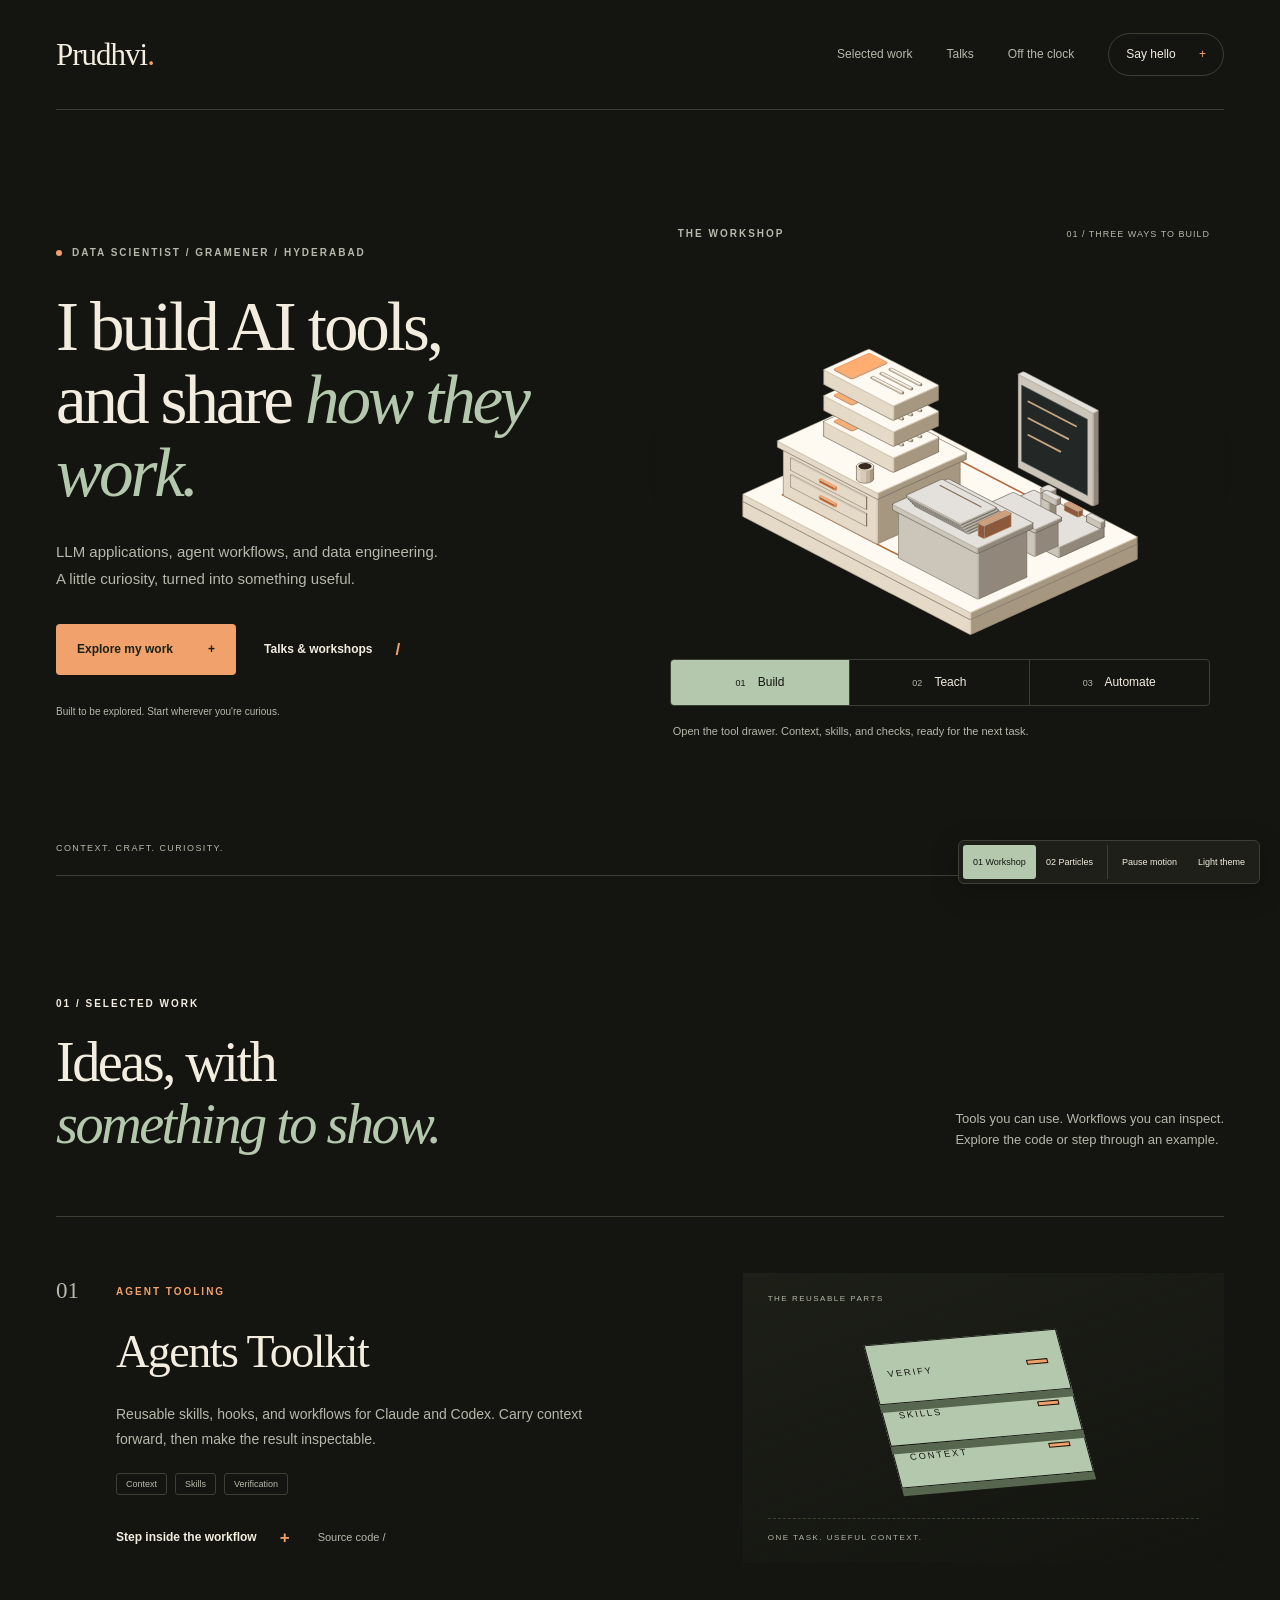
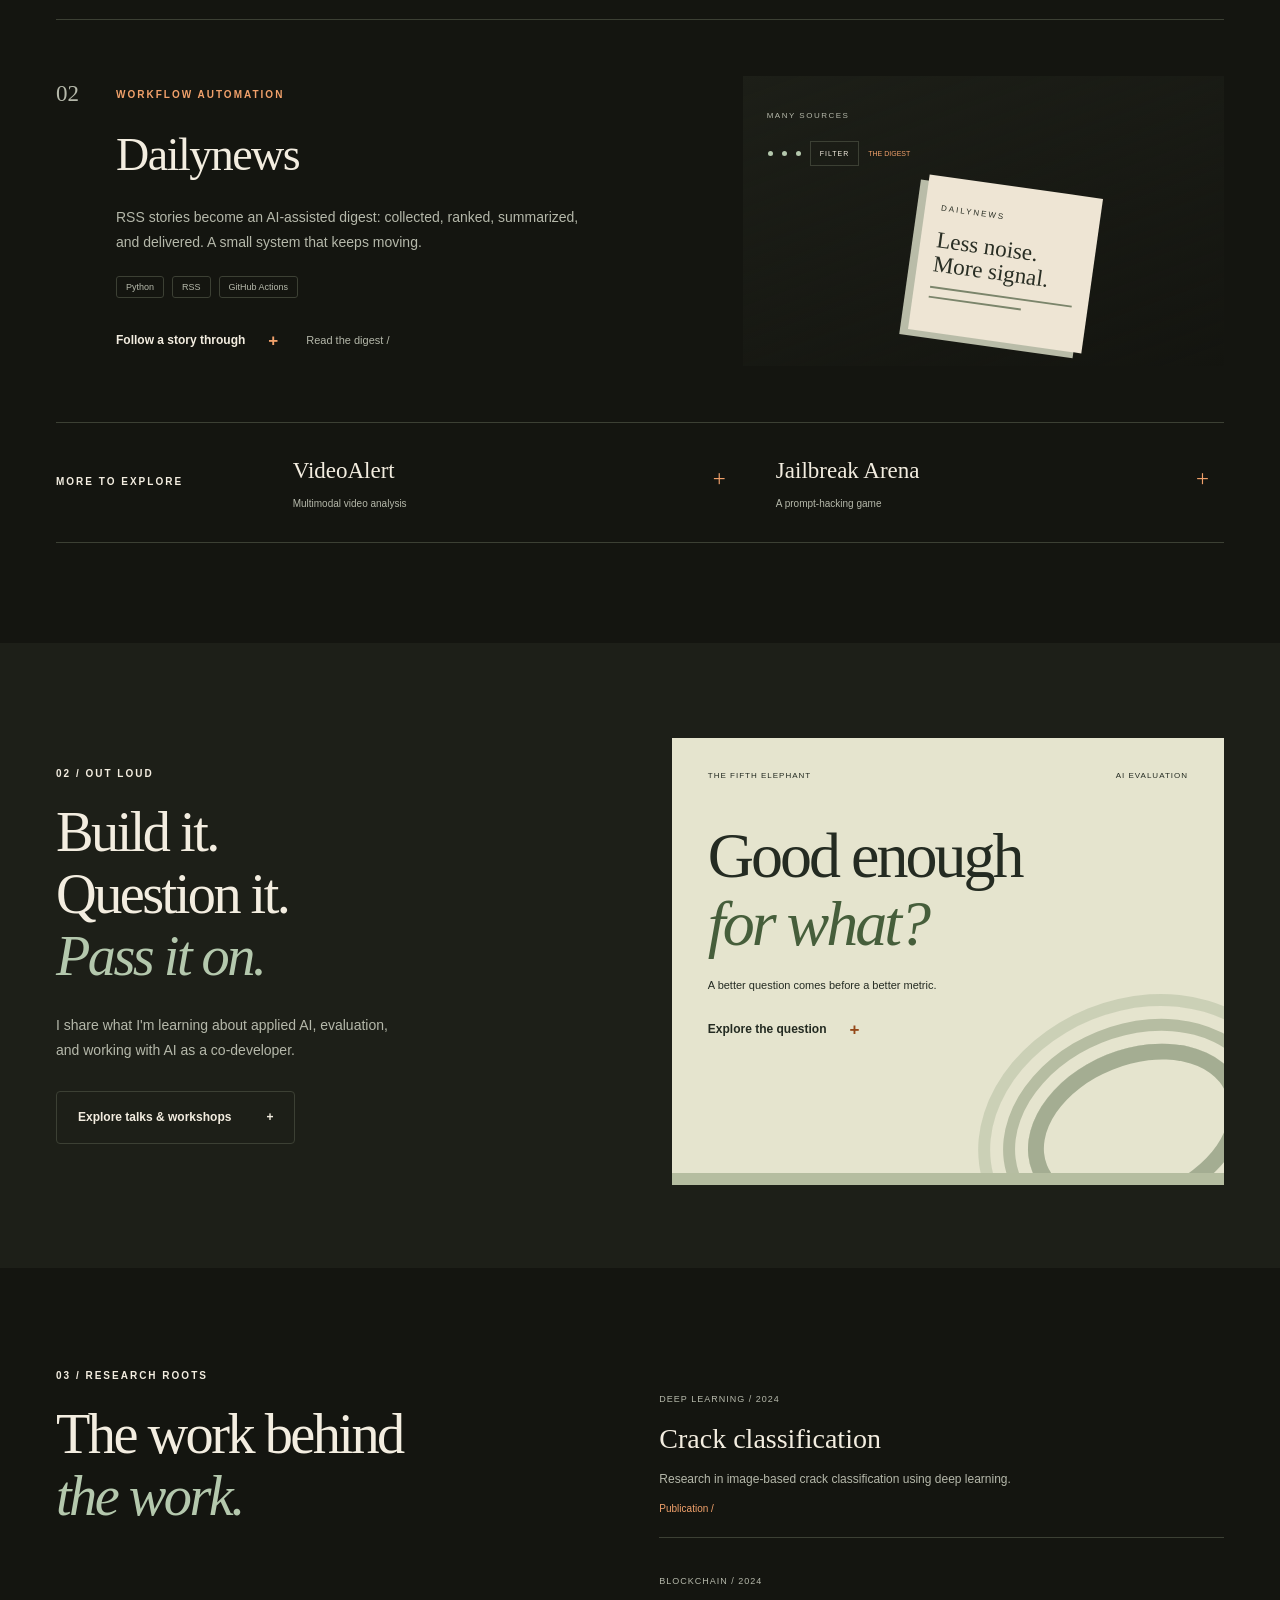
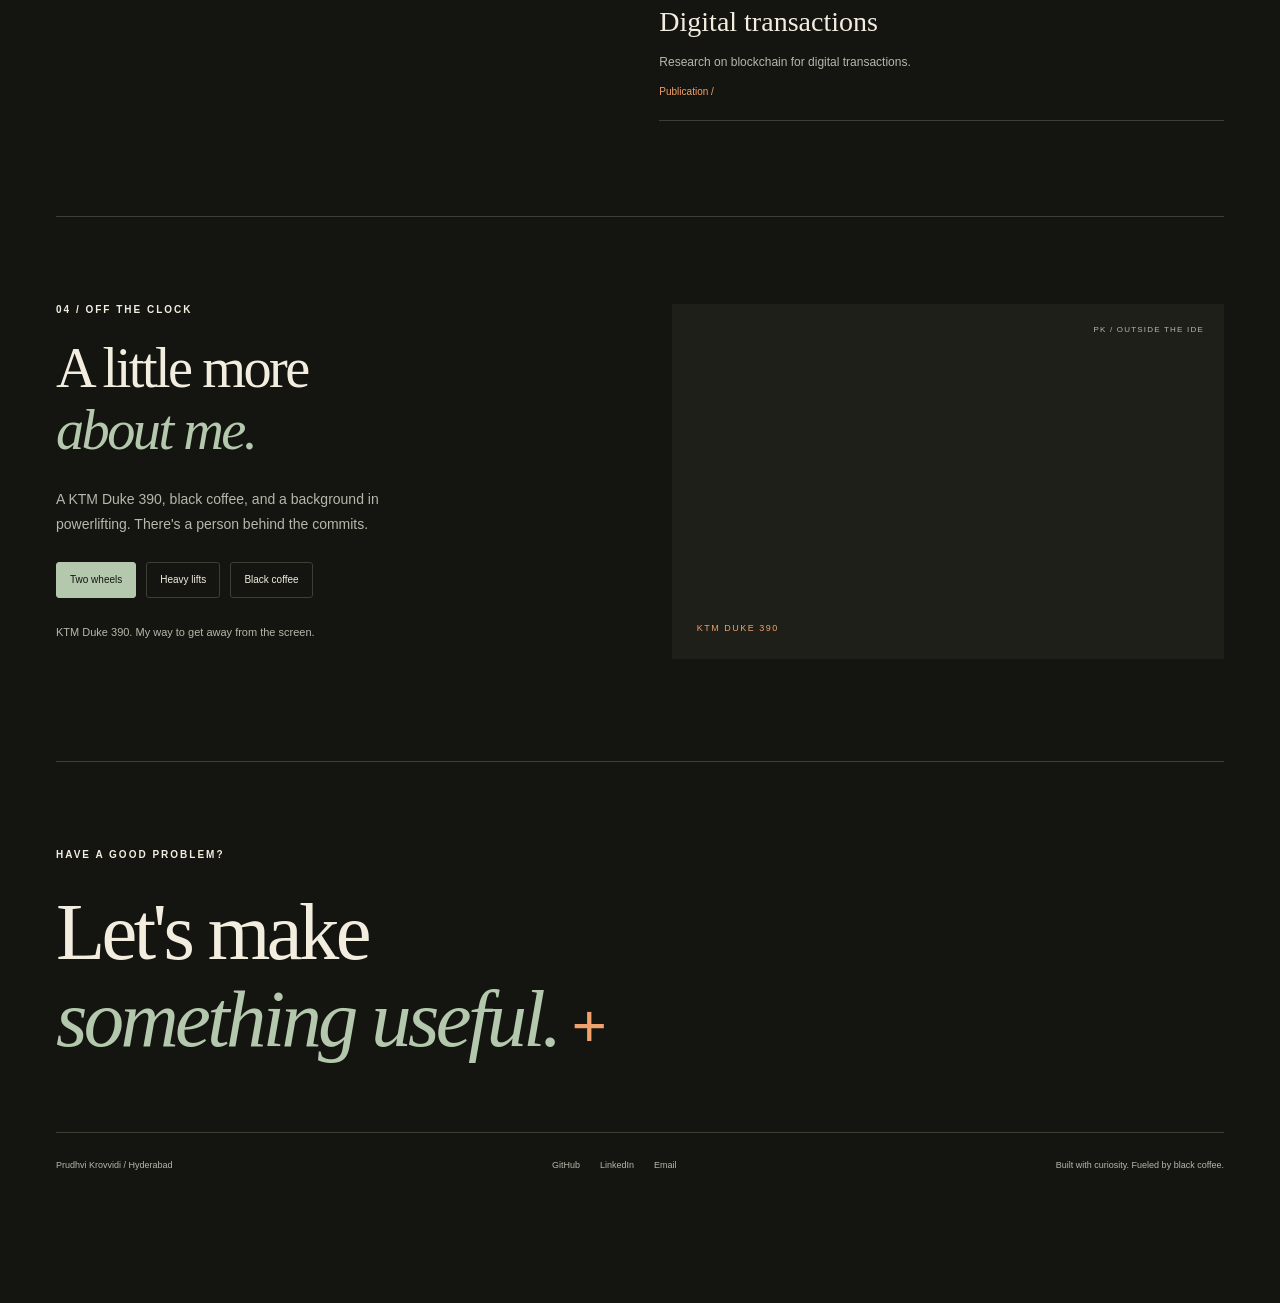
<file: index.html>
<!doctype html>
<html lang="en" data-theme="dark">
<head>
<meta charset="utf-8">
<meta name="viewport" content="width=device-width,initial-scale=1">
<meta name="description" content="Prudhvi Krovvidi builds AI tools and shares how they work. Explore agent workflows, talks, and automation.">
<meta http-equiv="Content-Security-Policy" content="default-src 'self'; script-src 'self'; style-src 'self' https://fonts.googleapis.com; font-src 'self' https://fonts.gstatic.com; img-src 'self' data:; object-src 'self'; connect-src 'self'; base-uri 'self'; form-action 'none'">
<title>Prudhvi Krovvidi - A place to build</title>
<link rel="preconnect" href="https://fonts.googleapis.com">
<link rel="preconnect" href="https://fonts.gstatic.com" crossorigin>
<link href="https://fonts.googleapis.com/css2?family=DM+Sans:wght@400;450;500;550;600;650;700&family=Fraunces:opsz,wght@9..144,400;9..144,500;9..144,600&display=swap" rel="stylesheet">
<link rel="stylesheet" href="style.css">
<script type="module" src="app.mjs"></script>
</head>
<body data-view="workshop" data-station="build">
<a class="skip" href="#work">Skip to selected work</a>
<header class="site-header shell">
  <a class="wordmark" href="#home" aria-label="Prudhvi Krovvidi, home">Prudhvi<span>.</span></a>
  <nav aria-label="Main navigation"><a href="#work">Selected work</a><a href="#talks">Talks</a><a href="#personal">Off the clock</a><a class="nav-contact" href="mailto:kprudhvi71@gmail.com">Say hello <span aria-hidden="true">+</span></a></nav>
</header>
<main>
<section id="home" class="hero shell" aria-labelledby="hero-title">
  <div class="hero-copy">
    <p class="eyebrow"><span class="status-dot" aria-hidden="true"></span> DATA SCIENTIST / GRAMENER / HYDERABAD</p>
    <h1 id="hero-title">I build AI tools,<br>and share <em>how they work.</em></h1>
    <p class="hero-description">LLM applications, agent workflows, and data engineering.<br class="wide-only"> A little curiosity, turned into something useful.</p>
    <div class="hero-actions"><a class="button solid" href="#work">Explore my work <span aria-hidden="true">+</span></a><a class="text-link" href="#talks">Talks &amp; workshops <span aria-hidden="true">/</span></a></div>
    <p class="hero-note">Built to be explored. Start wherever you're curious.</p>
  </div>
  <div class="workshop-stage">
    <div class="scene-heading"><span class="eyebrow">THE WORKSHOP</span><span class="edition">01 / THREE WAYS TO BUILD</span></div>
    <object id="workshop-object" data="workshop.svg" type="image/svg+xml" aria-label="Isometric workshop with agent tools, a presentation stage, and news publishing"><img src="workshop.svg" alt="An isometric workshop representing agent tools, talks, and news automation."></object>
    <div class="station-controls" role="group" aria-label="Explore workshop stations"><button data-station="build" aria-pressed="true"><span>01</span> Build</button><button data-station="teach" aria-pressed="false"><span>02</span> Teach</button><button data-station="automate" aria-pressed="false"><span>03</span> Automate</button></div>
    <p id="station-caption" class="station-caption" aria-live="polite">Open the tool drawer. Context, skills, and checks, ready for the next task.</p>
  </div>
  <div class="particle-stage" hidden>
    <canvas id="hero-cloud" aria-hidden="true"></canvas>
    <div class="cloud-controls" role="group" aria-label="Reshape the particle scene"><button data-station="build" aria-pressed="true">01 / Build</button><button data-station="teach" aria-pressed="false">02 / Teach</button><button data-station="automate" aria-pressed="false">03 / Automate</button></div>
    <p class="cloud-caption">Reusable parts: context, skills, and verification.</p>
  </div>
  <div class="hero-baseline"><span>CONTEXT. CRAFT. CURIOSITY.</span><a href="#work">SCROLL TO EXPLORE <span aria-hidden="true">+</span></a></div>
</section>
<section id="work" class="work-section shell" aria-labelledby="work-title">
  <div class="section-heading"><div><p class="eyebrow">01 / SELECTED WORK</p><h2 id="work-title">Ideas, with<br><em>something to show.</em></h2></div><p>Tools you can use. Workflows you can inspect.<br>Explore the code or step through an example.</p></div>
  <article class="project" data-project="toolkit">
    <div class="project-index">01</div><div class="project-copy"><p class="eyebrow">AGENT TOOLING</p><h3>Agents Toolkit</h3><p>Reusable skills, hooks, and workflows for Claude and Codex. Carry context forward, then make the result inspectable.</p><div class="tags"><span>Context</span><span>Skills</span><span>Verification</span></div><div class="project-links"><button class="text-link" data-open="toolkit">Step inside the workflow <span aria-hidden="true">+</span></button><a href="https://github.com/prudhvi1709/agents-toolkit" target="_blank" rel="noopener noreferrer">Source code /</a></div></div>
    <div class="mini-workbench" aria-hidden="true"><div class="mini-label">THE REUSABLE PARTS</div><div class="module-stack"><span>VERIFY <i></i></span><span>SKILLS <i></i></span><span>CONTEXT <i></i></span></div><div class="bench-line"></div><span class="mini-footer">ONE TASK. USEFUL CONTEXT.</span></div>
  </article>
  <article class="project" data-project="dailynews"><div class="project-index">02</div><div class="project-copy"><p class="eyebrow">WORKFLOW AUTOMATION</p><h3>Dailynews</h3><p>RSS stories become an AI-assisted digest: collected, ranked, summarized, and delivered. A small system that keeps moving.</p><div class="tags"><span>Python</span><span>RSS</span><span>GitHub Actions</span></div><div class="project-links"><button class="text-link" data-open="dailynews">Follow a story through <span aria-hidden="true">+</span></button><a href="https://prudhvi1709.github.io/dailynews/" target="_blank" rel="noopener noreferrer">Read the digest /</a></div></div><div class="news-machine" aria-hidden="true"><span class="feed-label">MANY SOURCES</span><div class="news-path"><i></i><i></i><i></i><b>FILTER</b><span>THE DIGEST</span></div><div class="news-sheet"><span>DAILYNEWS</span><strong>Less noise.<br>More signal.</strong><i></i><i></i></div></div></article>
  <div class="experiment-row"><span class="eyebrow">MORE TO EXPLORE</span><a href="https://github.com/prudhvi1709/videoalert" target="_blank" rel="noopener noreferrer">VideoAlert <small>Multimodal video analysis</small><span aria-hidden="true">+</span></a><a href="https://github.com/prudhvi1709/jailbreak" target="_blank" rel="noopener noreferrer">Jailbreak Arena <small>A prompt-hacking game</small><span aria-hidden="true">+</span></a></div>
</section>
<section id="talks" class="talks-section" aria-labelledby="talks-title"><div class="shell talks-layout"><div><p class="eyebrow">02 / OUT LOUD</p><h2 id="talks-title">Build it.<br>Question it.<br><em>Pass it on.</em></h2><p>I share what I'm learning about applied AI, evaluation, and working with AI as a co-developer.</p><a class="button outline" href="https://prudhvi1709.github.io/talks/" target="_blank" rel="noopener noreferrer">Explore talks &amp; workshops <span aria-hidden="true">+</span></a></div><div class="talk-feature"><div class="talk-meta"><span>THE FIFTH ELEPHANT</span><span>AI EVALUATION</span></div><h3>Good enough<br><em>for what?</em></h3><p>A better question comes before a better metric.</p><button class="text-link" data-open="talks">Explore the question <span aria-hidden="true">+</span></button><div class="audience" aria-hidden="true"></div></div></div></section>
<section class="research-section shell" aria-labelledby="research-title"><p class="eyebrow">03 / RESEARCH ROOTS</p><h2 id="research-title">The work behind<br><em>the work.</em></h2><div class="research-items"><a href="https://ieeexplore.ieee.org/document/10624942" target="_blank" rel="noopener noreferrer"><span>DEEP LEARNING / 2024</span><h3>Crack classification</h3><p>Research in image-based crack classification using deep learning.</p><b>Publication /</b></a><a href="https://ieeexplore.ieee.org/document/10467758" target="_blank" rel="noopener noreferrer"><span>BLOCKCHAIN / 2024</span><h3>Digital transactions</h3><p>Research on blockchain for digital transactions.</p><b>Publication /</b></a></div></section>
<section id="personal" class="personal-section shell" aria-labelledby="personal-title"><div class="personal-copy"><p class="eyebrow">04 / OFF THE CLOCK</p><h2 id="personal-title">A little more<br><em>about me.</em></h2><p>A KTM Duke 390, black coffee, and a background in powerlifting. There's a person behind the commits.</p><div class="personal-buttons" role="group" aria-label="Explore personal interests"><button data-interest="ride" aria-pressed="true">Two wheels</button><button data-interest="lift" aria-pressed="false">Heavy lifts</button><button data-interest="coffee" aria-pressed="false">Black coffee</button></div><p id="interest-caption" class="interest-caption" aria-live="polite">KTM Duke 390. My way to get away from the screen.</p></div><div class="personal-visual"><canvas id="personal-cloud" aria-hidden="true"></canvas><span id="personal-label">KTM DUKE 390</span><span class="personal-corner" aria-hidden="true">PK / OUTSIDE THE IDE</span></div></section>
<footer id="contact" class="site-footer shell"><p class="eyebrow">HAVE A GOOD PROBLEM?</p><h2>Let's make<br><a href="mailto:kprudhvi71@gmail.com"><em>something useful.</em><span aria-hidden="true"> +</span></a></h2><div class="footer-bottom"><span>Prudhvi Krovvidi / Hyderabad</span><div><a href="https://github.com/prudhvi1709" target="_blank" rel="noopener noreferrer">GitHub</a><a href="https://www.linkedin.com/in/prudhvi-krovvidi/" target="_blank" rel="noopener noreferrer">LinkedIn</a><a href="mailto:kprudhvi71@gmail.com">Email</a></div><span>Built with curiosity. Fueled by black coffee.</span></div></footer>
</main>
<aside class="review-controls" aria-label="Preview preferences"><div class="direction-switch" role="group" aria-label="Compare homepage directions"><a href="?view=workshop" data-view="workshop" aria-current="page">01 Workshop</a><a href="?view=particles" data-view="particles">02 Particles</a></div><button id="motion-toggle" type="button" aria-pressed="false">Pause motion</button><button id="theme-toggle" type="button" aria-label="Switch to light theme">Light theme</button></aside>
<dialog id="project-dialog" aria-labelledby="dialog-title"><button class="dialog-close" aria-label="Close project walkthrough">Close /</button><p class="eyebrow" id="dialog-kicker">ILLUSTRATIVE WALKTHROUGH</p><h2 id="dialog-title">Inside the workflow</h2><p id="dialog-intro"></p><div class="step-tabs" role="group" aria-label="Walkthrough stages"></div><div class="step-content"><span id="step-number"></span><h3 id="step-title"></h3><p id="step-body"></p><pre><code id="step-example"></code></pre></div><div class="dialog-bottom"><span>Sample content, not a live model run.</span><a id="dialog-source" target="_blank" rel="noopener noreferrer">Explore the actual project /</a></div></dialog>
</body>
</html>
</file>
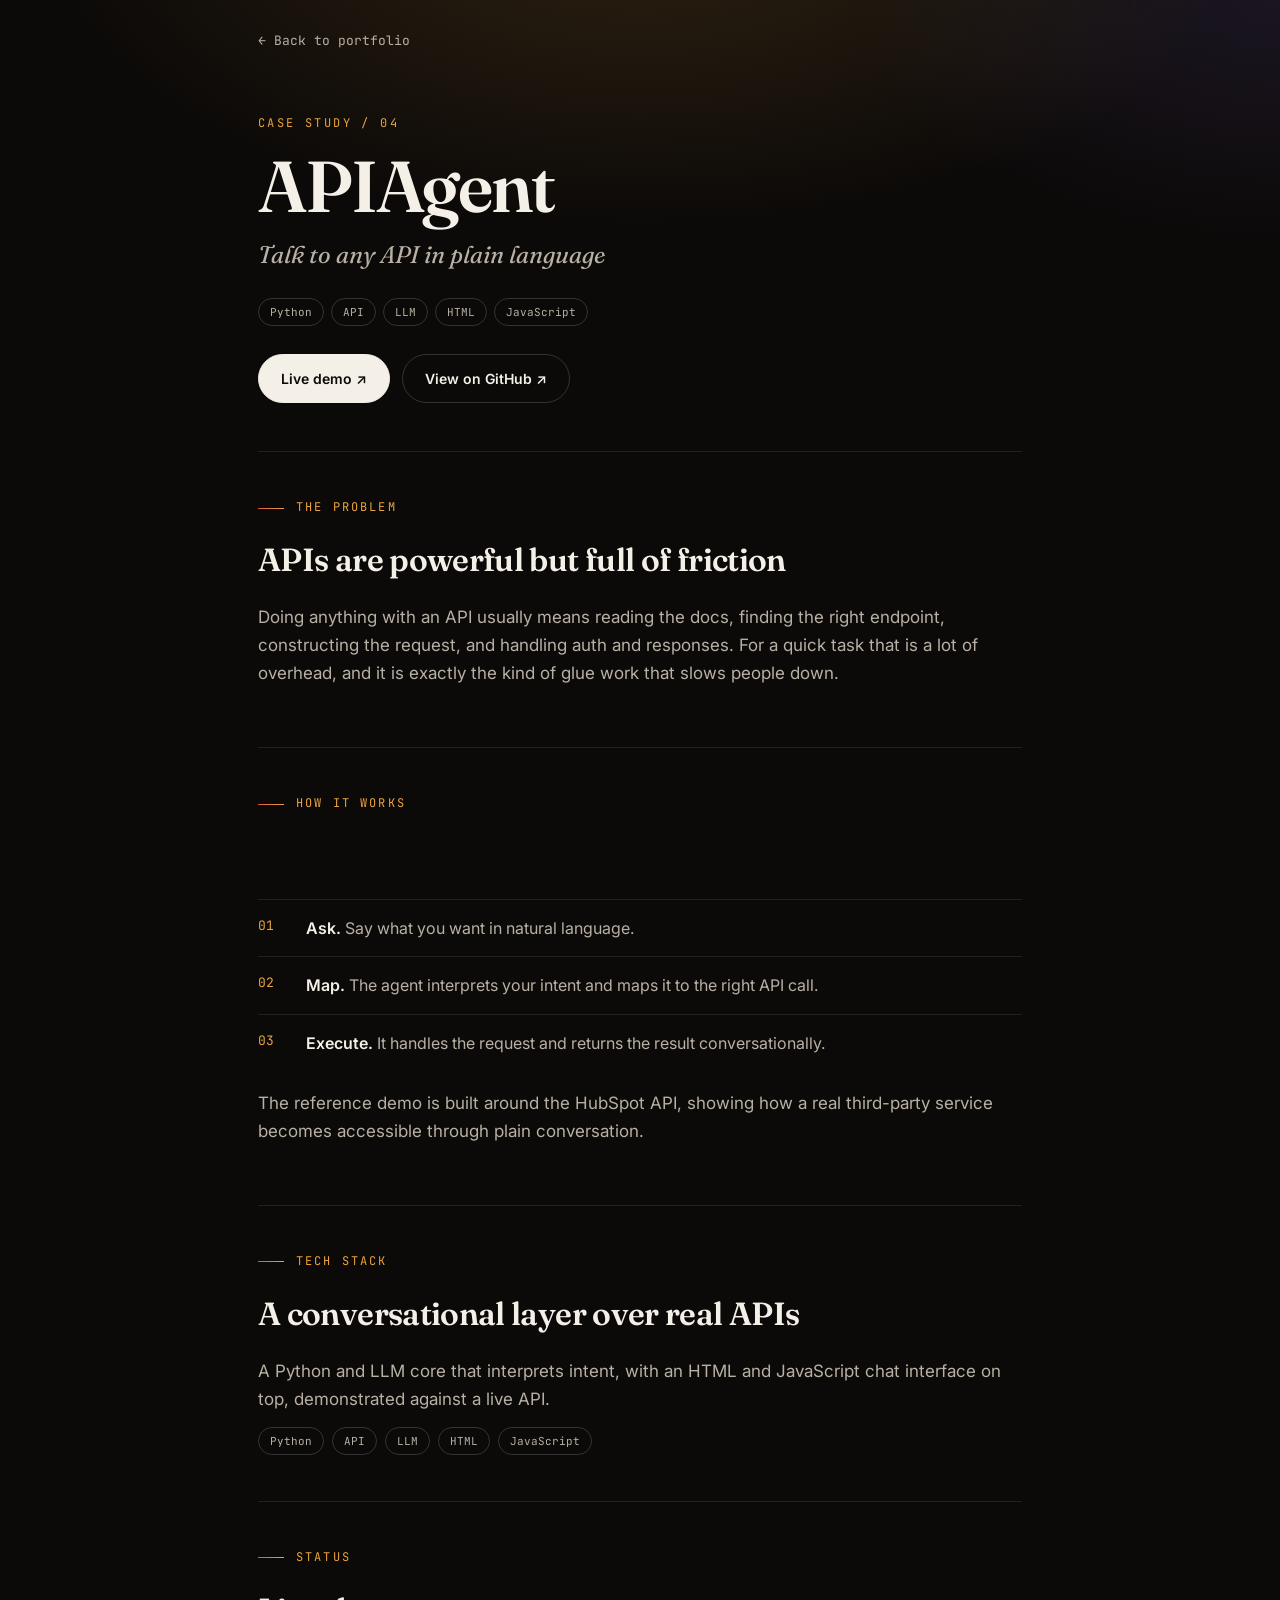
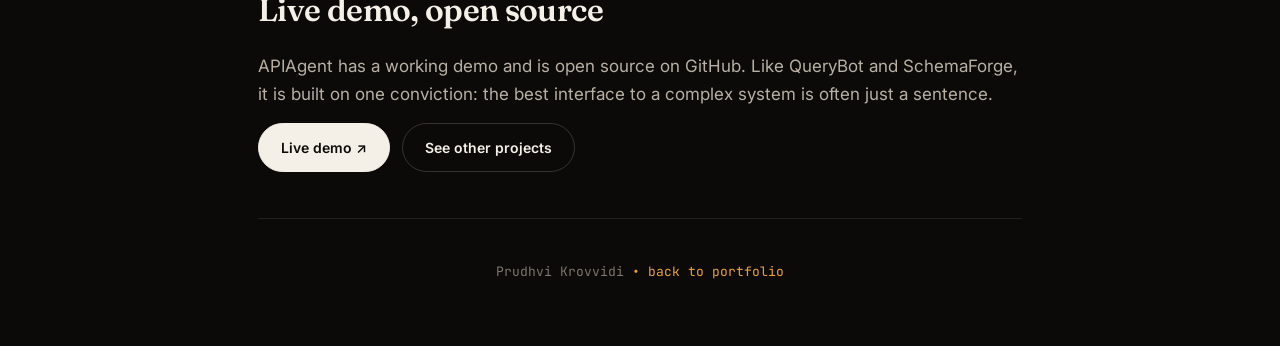
<file: apiagent.html>
<!DOCTYPE html>
<html lang="en">
<head>
<meta charset="UTF-8">
<meta name="viewport" content="width=device-width, initial-scale=1.0">
<title>APIAgent | Prudhvi Krovvidi</title>
<meta name="description" content="APIAgent: a conversational interface for APIs. Describe what you want in natural language and it handles the call.">
<link rel="preconnect" href="https://fonts.googleapis.com">
<link rel="preconnect" href="https://fonts.gstatic.com" crossorigin>
<link href="https://fonts.googleapis.com/css2?family=Fraunces:ital,opsz,wght@0,9..144,500;0,9..144,600;1,9..144,500&family=Inter:wght@400;500;600&family=JetBrains+Mono:wght@400;500&display=swap" rel="stylesheet">
<style>
  :root{--bg:#0c0a09;--ink:#f4efe7;--ink-soft:#b8b0a4;--ink-faint:#7d766c;--amber:#e8a33d;--crimson:#e0563b;--violet:#8b6bd1;--line:rgba(244,239,231,.10);--line-2:rgba(244,239,231,.18);--serif:'Fraunces',Georgia,serif;--sans:'Inter',system-ui,sans-serif;--mono:'JetBrains Mono',ui-monospace,monospace}
  *{box-sizing:border-box;margin:0;padding:0}
  body{background:var(--bg);color:var(--ink);font-family:var(--sans);line-height:1.65;-webkit-font-smoothing:antialiased}
  ::selection{background:var(--amber);color:#0c0a09}
  a{color:inherit;text-decoration:none}
  .wrap{max-width:820px;margin:0 auto;padding:0 28px}
  .bgwash{position:fixed;inset:0;z-index:0;pointer-events:none;background:radial-gradient(80% 60% at 50% -10%,rgba(232,163,61,.16),transparent 60%),radial-gradient(60% 50% at 100% 0%,rgba(139,107,209,.12),transparent 55%)}
  main{position:relative;z-index:1}
  .top{padding:26px 0}
  .back{font-family:var(--mono);font-size:13px;color:var(--ink-soft);display:inline-flex;gap:9px;align-items:center;transition:color .2s}
  .back:hover{color:var(--amber)}
  header.cs-hero{padding:36px 0 48px;border-bottom:1px solid var(--line)}
  .eyebrow{font-family:var(--mono);font-size:12px;letter-spacing:.2em;text-transform:uppercase;color:var(--amber);margin-bottom:18px}
  h1{font-family:var(--serif);font-weight:600;font-size:clamp(40px,8vw,72px);line-height:.95;letter-spacing:-.03em;margin-bottom:14px}
  .tagline{font-family:var(--serif);font-style:italic;font-size:clamp(18px,3vw,24px);color:var(--ink-soft);margin-bottom:24px}
  .tags{display:flex;flex-wrap:wrap;gap:7px;margin-bottom:28px}
  .tag{font-family:var(--mono);font-size:11px;color:var(--ink-soft);border:1px solid var(--line-2);padding:4px 11px;border-radius:30px}
  .actions{display:flex;flex-wrap:wrap;gap:12px}
  .btn{font-size:14px;font-weight:600;padding:12px 22px;border-radius:50px;border:1px solid var(--line-2);transition:background .25s,color .25s,border-color .25s,transform .2s;display:inline-flex;align-items:center;gap:7px}
  .btn:hover{transform:translateY(-2px)}
  .btn.primary{background:var(--ink);color:#0c0a09;border-color:var(--ink)}
  .btn.primary:hover{background:var(--amber);border-color:var(--amber)}
  .btn.ghost:hover{border-color:var(--ink)}
  section.blk{padding:46px 0;border-bottom:1px solid var(--line)}
  .blk .lbl{font-family:var(--mono);font-size:12px;letter-spacing:.18em;text-transform:uppercase;color:var(--amber);margin-bottom:16px;display:flex;align-items:center;gap:12px}
  .blk .lbl::before{content:"";width:26px;height:1px;background:linear-gradient(90deg,var(--crimson),var(--amber))}
  .blk h2{font-family:var(--serif);font-weight:600;font-size:clamp(24px,4vw,32px);letter-spacing:-.02em;margin-bottom:16px}
  .blk p{font-size:17px;color:var(--ink-soft);margin-bottom:14px}
  .steps{list-style:none;counter-reset:s;margin-top:6px}
  .steps li{counter-increment:s;position:relative;padding:15px 0 15px 48px;border-top:1px solid var(--line);font-size:16px;color:var(--ink-soft)}
  .steps li b{color:var(--ink);font-weight:600}
  .steps li::before{content:counter(s,decimal-leading-zero);position:absolute;left:0;top:15px;font-family:var(--mono);font-size:13px;color:var(--amber)}
  .stack{display:flex;flex-wrap:wrap;gap:8px;margin-top:4px}
  .foot{padding:42px 0 64px;text-align:center;font-family:var(--mono);font-size:13px;color:var(--ink-faint)}
  .foot a{color:var(--amber)}
  .reveal{opacity:0;transform:translateY(20px);transition:opacity .7s cubic-bezier(.2,.7,.2,1),transform .7s cubic-bezier(.2,.7,.2,1)}
  .reveal.in{opacity:1;transform:none}
  @media(prefers-reduced-motion:reduce){.reveal{opacity:1;transform:none}}
</style>
</head>
<body>
<div class="bgwash"></div>
<main>
  <div class="wrap">
    <div class="top"><a class="back" href="index.html">&#8592; Back to portfolio</a></div>
    <header class="cs-hero">
      <div class="eyebrow reveal">Case study / 04</div>
      <h1 class="reveal">APIAgent</h1>
      <div class="tagline reveal">Talk to any API in plain language</div>
      <div class="tags reveal"><span class="tag">Python</span><span class="tag">API</span><span class="tag">LLM</span><span class="tag">HTML</span><span class="tag">JavaScript</span></div>
      <div class="actions reveal">
        <a class="btn primary" href="https://prudhvi1709.github.io/hubspotapiagent/" target="_blank" rel="noopener">Live demo &#8599;</a>
        <a class="btn ghost" href="https://github.com/prudhvi1709/hubspotapiagent" target="_blank" rel="noopener">View on GitHub &#8599;</a>
      </div>
    </header>

    <section class="blk">
      <div class="lbl reveal">The problem</div>
      <h2 class="reveal">APIs are powerful but full of friction</h2>
      <p class="reveal">Doing anything with an API usually means reading the docs, finding the right endpoint, constructing the request, and handling auth and responses. For a quick task that is a lot of overhead, and it is exactly the kind of glue work that slows people down.</p>
    </section>

    <section class="blk">
      <div class="lbl reveal">How it works</div>
      <h2 class="reveal">Describe the outcome, not the request</h2>
      <ol class="steps">
        <li class="reveal"><b>Ask.</b> Say what you want in natural language.</li>
        <li class="reveal"><b>Map.</b> The agent interprets your intent and maps it to the right API call.</li>
        <li class="reveal"><b>Execute.</b> It handles the request and returns the result conversationally.</li>
      </ol>
      <p class="reveal" style="margin-top:18px">The reference demo is built around the HubSpot API, showing how a real third-party service becomes accessible through plain conversation.</p>
    </section>

    <section class="blk">
      <div class="lbl reveal">Tech stack</div>
      <h2 class="reveal">A conversational layer over real APIs</h2>
      <p class="reveal">A Python and LLM core that interprets intent, with an HTML and JavaScript chat interface on top, demonstrated against a live API.</p>
      <div class="stack reveal"><span class="tag">Python</span><span class="tag">API</span><span class="tag">LLM</span><span class="tag">HTML</span><span class="tag">JavaScript</span></div>
    </section>

    <section class="blk">
      <div class="lbl reveal">Status</div>
      <h2 class="reveal">Live demo, open source</h2>
      <p class="reveal">APIAgent has a working demo and is open source on GitHub. Like QueryBot and SchemaForge, it is built on one conviction: the best interface to a complex system is often just a sentence.</p>
      <div class="actions reveal" style="margin-top:8px">
        <a class="btn primary" href="https://prudhvi1709.github.io/hubspotapiagent/" target="_blank" rel="noopener">Live demo &#8599;</a>
        <a class="btn ghost" href="index.html#work">See other projects</a>
      </div>
    </section>

    <div class="foot">Prudhvi Krovvidi <a href="index.html">&#8226; back to portfolio</a></div>
  </div>
</main>
<script>
  var io=new IntersectionObserver(function(es){es.forEach(function(e){if(e.isIntersecting){e.target.classList.add('in');io.unobserve(e.target);}});},{threshold:.15,rootMargin:'0px 0px -6% 0px'});
  document.querySelectorAll('.reveal').forEach(function(el){io.observe(el);});
</script>
</body>
</html>
</file>
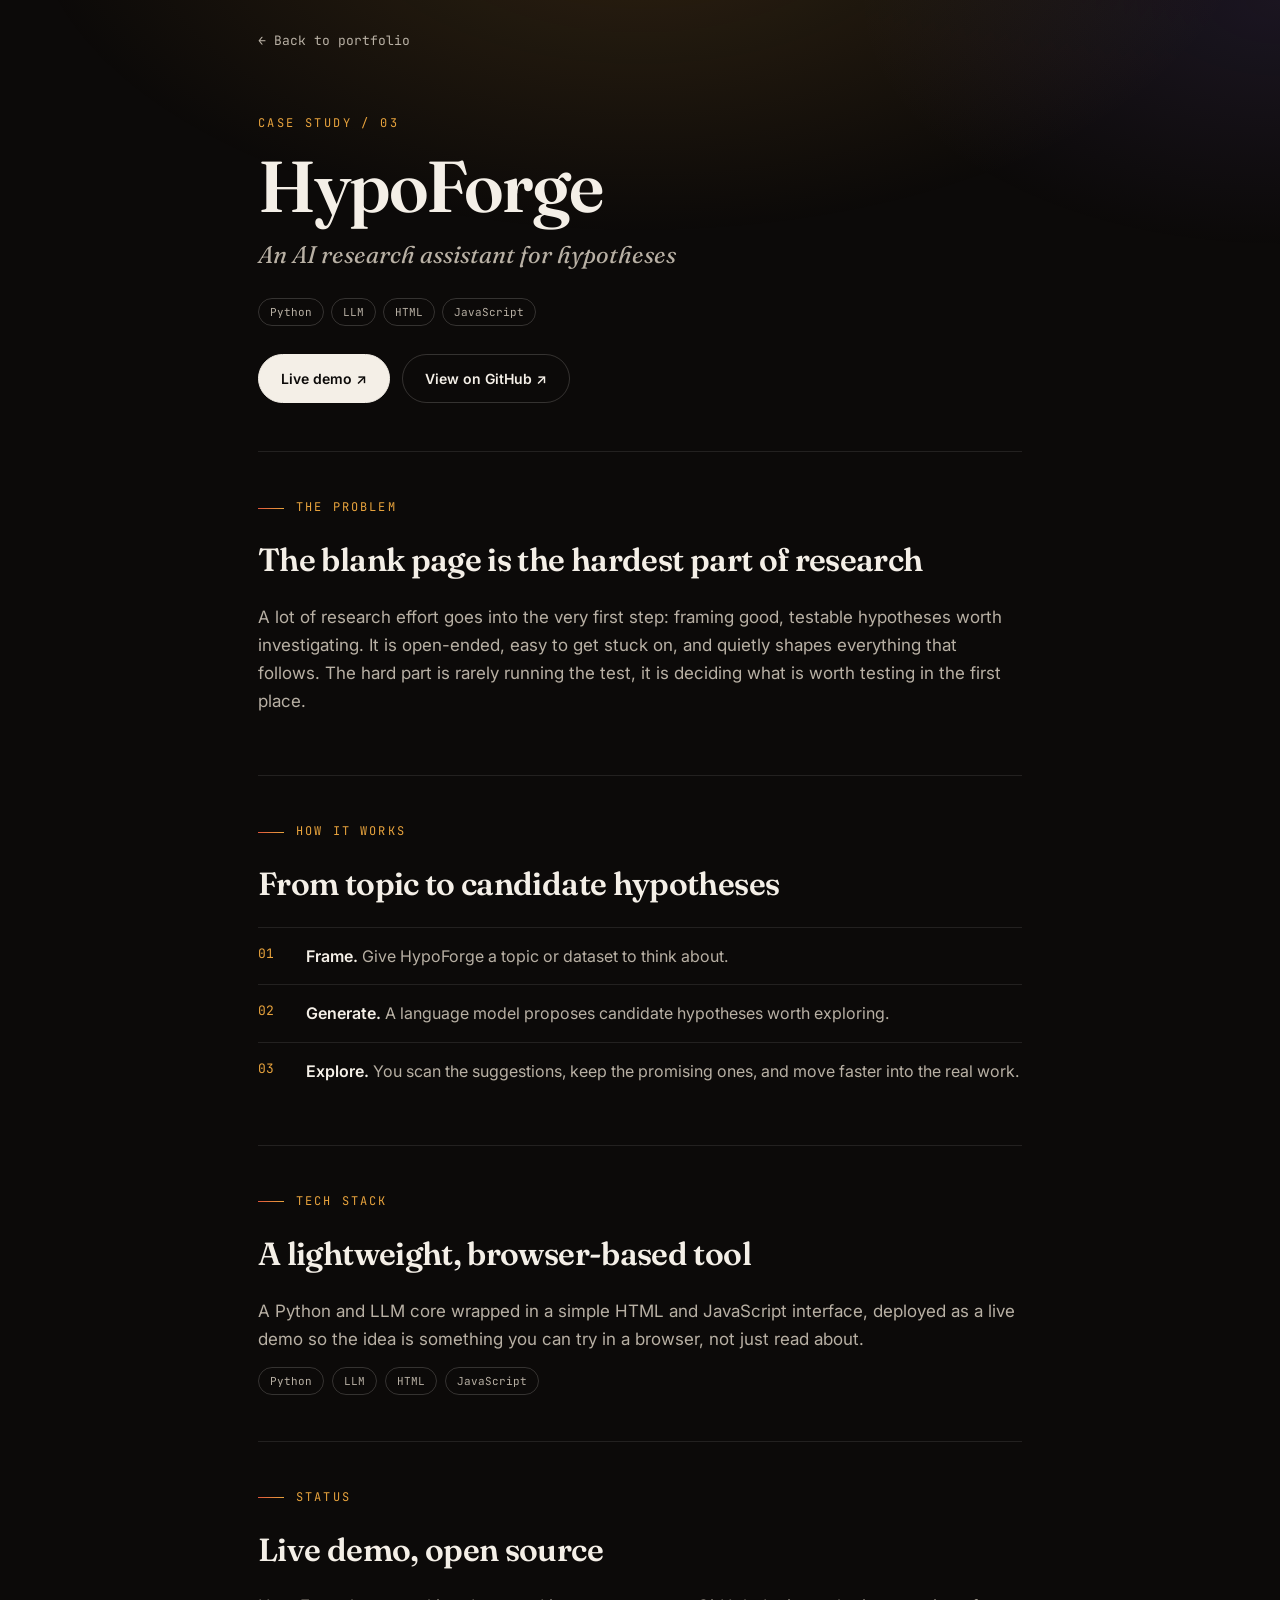
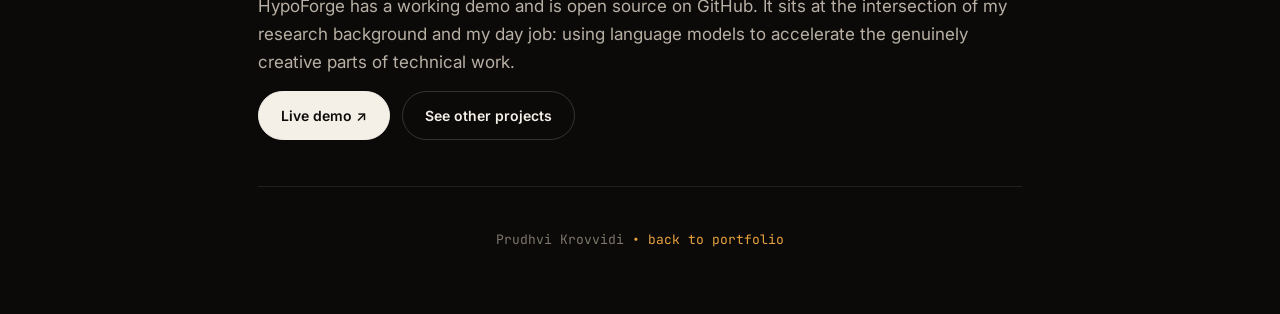
<file: hypoforge.html>
<!DOCTYPE html>
<html lang="en">
<head>
<meta charset="UTF-8">
<meta name="viewport" content="width=device-width, initial-scale=1.0">
<title>HypoForge | Prudhvi Krovvidi</title>
<meta name="description" content="HypoForge: an AI research assistant that generates testable research hypotheses to speed up the early phase of research.">
<link rel="preconnect" href="https://fonts.googleapis.com">
<link rel="preconnect" href="https://fonts.gstatic.com" crossorigin>
<link href="https://fonts.googleapis.com/css2?family=Fraunces:ital,opsz,wght@0,9..144,500;0,9..144,600;1,9..144,500&family=Inter:wght@400;500;600&family=JetBrains+Mono:wght@400;500&display=swap" rel="stylesheet">
<style>
  :root{--bg:#0c0a09;--ink:#f4efe7;--ink-soft:#b8b0a4;--ink-faint:#7d766c;--amber:#e8a33d;--crimson:#e0563b;--violet:#8b6bd1;--line:rgba(244,239,231,.10);--line-2:rgba(244,239,231,.18);--serif:'Fraunces',Georgia,serif;--sans:'Inter',system-ui,sans-serif;--mono:'JetBrains Mono',ui-monospace,monospace}
  *{box-sizing:border-box;margin:0;padding:0}
  body{background:var(--bg);color:var(--ink);font-family:var(--sans);line-height:1.65;-webkit-font-smoothing:antialiased}
  ::selection{background:var(--amber);color:#0c0a09}
  a{color:inherit;text-decoration:none}
  .wrap{max-width:820px;margin:0 auto;padding:0 28px}
  .bgwash{position:fixed;inset:0;z-index:0;pointer-events:none;background:radial-gradient(80% 60% at 50% -10%,rgba(232,163,61,.16),transparent 60%),radial-gradient(60% 50% at 100% 0%,rgba(139,107,209,.12),transparent 55%)}
  main{position:relative;z-index:1}
  .top{padding:26px 0}
  .back{font-family:var(--mono);font-size:13px;color:var(--ink-soft);display:inline-flex;gap:9px;align-items:center;transition:color .2s}
  .back:hover{color:var(--amber)}
  header.cs-hero{padding:36px 0 48px;border-bottom:1px solid var(--line)}
  .eyebrow{font-family:var(--mono);font-size:12px;letter-spacing:.2em;text-transform:uppercase;color:var(--amber);margin-bottom:18px}
  h1{font-family:var(--serif);font-weight:600;font-size:clamp(40px,8vw,72px);line-height:.95;letter-spacing:-.03em;margin-bottom:14px}
  .tagline{font-family:var(--serif);font-style:italic;font-size:clamp(18px,3vw,24px);color:var(--ink-soft);margin-bottom:24px}
  .tags{display:flex;flex-wrap:wrap;gap:7px;margin-bottom:28px}
  .tag{font-family:var(--mono);font-size:11px;color:var(--ink-soft);border:1px solid var(--line-2);padding:4px 11px;border-radius:30px}
  .actions{display:flex;flex-wrap:wrap;gap:12px}
  .btn{font-size:14px;font-weight:600;padding:12px 22px;border-radius:50px;border:1px solid var(--line-2);transition:background .25s,color .25s,border-color .25s,transform .2s;display:inline-flex;align-items:center;gap:7px}
  .btn:hover{transform:translateY(-2px)}
  .btn.primary{background:var(--ink);color:#0c0a09;border-color:var(--ink)}
  .btn.primary:hover{background:var(--amber);border-color:var(--amber)}
  .btn.ghost:hover{border-color:var(--ink)}
  section.blk{padding:46px 0;border-bottom:1px solid var(--line)}
  .blk .lbl{font-family:var(--mono);font-size:12px;letter-spacing:.18em;text-transform:uppercase;color:var(--amber);margin-bottom:16px;display:flex;align-items:center;gap:12px}
  .blk .lbl::before{content:"";width:26px;height:1px;background:linear-gradient(90deg,var(--crimson),var(--amber))}
  .blk h2{font-family:var(--serif);font-weight:600;font-size:clamp(24px,4vw,32px);letter-spacing:-.02em;margin-bottom:16px}
  .blk p{font-size:17px;color:var(--ink-soft);margin-bottom:14px}
  .steps{list-style:none;counter-reset:s;margin-top:6px}
  .steps li{counter-increment:s;position:relative;padding:15px 0 15px 48px;border-top:1px solid var(--line);font-size:16px;color:var(--ink-soft)}
  .steps li b{color:var(--ink);font-weight:600}
  .steps li::before{content:counter(s,decimal-leading-zero);position:absolute;left:0;top:15px;font-family:var(--mono);font-size:13px;color:var(--amber)}
  .stack{display:flex;flex-wrap:wrap;gap:8px;margin-top:4px}
  .foot{padding:42px 0 64px;text-align:center;font-family:var(--mono);font-size:13px;color:var(--ink-faint)}
  .foot a{color:var(--amber)}
  .reveal{opacity:0;transform:translateY(20px);transition:opacity .7s cubic-bezier(.2,.7,.2,1),transform .7s cubic-bezier(.2,.7,.2,1)}
  .reveal.in{opacity:1;transform:none}
  @media(prefers-reduced-motion:reduce){.reveal{opacity:1;transform:none}}
</style>
</head>
<body>
<div class="bgwash"></div>
<main>
  <div class="wrap">
    <div class="top"><a class="back" href="index.html">&#8592; Back to portfolio</a></div>
    <header class="cs-hero">
      <div class="eyebrow reveal">Case study / 03</div>
      <h1 class="reveal">HypoForge</h1>
      <div class="tagline reveal">An AI research assistant for hypotheses</div>
      <div class="tags reveal"><span class="tag">Python</span><span class="tag">LLM</span><span class="tag">HTML</span><span class="tag">JavaScript</span></div>
      <div class="actions reveal">
        <a class="btn primary" href="https://prudhvi1709.github.io/hypoforge/" target="_blank" rel="noopener">Live demo &#8599;</a>
        <a class="btn ghost" href="https://github.com/prudhvi1709/hypoforge" target="_blank" rel="noopener">View on GitHub &#8599;</a>
      </div>
    </header>

    <section class="blk">
      <div class="lbl reveal">The problem</div>
      <h2 class="reveal">The blank page is the hardest part of research</h2>
      <p class="reveal">A lot of research effort goes into the very first step: framing good, testable hypotheses worth investigating. It is open-ended, easy to get stuck on, and quietly shapes everything that follows. The hard part is rarely running the test, it is deciding what is worth testing in the first place.</p>
    </section>

    <section class="blk">
      <div class="lbl reveal">How it works</div>
      <h2 class="reveal">From topic to candidate hypotheses</h2>
      <ol class="steps">
        <li class="reveal"><b>Frame.</b> Give HypoForge a topic or dataset to think about.</li>
        <li class="reveal"><b>Generate.</b> A language model proposes candidate hypotheses worth exploring.</li>
        <li class="reveal"><b>Explore.</b> You scan the suggestions, keep the promising ones, and move faster into the real work.</li>
      </ol>
    </section>

    <section class="blk">
      <div class="lbl reveal">Tech stack</div>
      <h2 class="reveal">A lightweight, browser-based tool</h2>
      <p class="reveal">A Python and LLM core wrapped in a simple HTML and JavaScript interface, deployed as a live demo so the idea is something you can try in a browser, not just read about.</p>
      <div class="stack reveal"><span class="tag">Python</span><span class="tag">LLM</span><span class="tag">HTML</span><span class="tag">JavaScript</span></div>
    </section>

    <section class="blk">
      <div class="lbl reveal">Status</div>
      <h2 class="reveal">Live demo, open source</h2>
      <p class="reveal">HypoForge has a working demo and is open source on GitHub. It sits at the intersection of my research background and my day job: using language models to accelerate the genuinely creative parts of technical work.</p>
      <div class="actions reveal" style="margin-top:8px">
        <a class="btn primary" href="https://prudhvi1709.github.io/hypoforge/" target="_blank" rel="noopener">Live demo &#8599;</a>
        <a class="btn ghost" href="index.html#work">See other projects</a>
      </div>
    </section>

    <div class="foot">Prudhvi Krovvidi <a href="index.html">&#8226; back to portfolio</a></div>
  </div>
</main>
<script>
  var io=new IntersectionObserver(function(es){es.forEach(function(e){if(e.isIntersecting){e.target.classList.add('in');io.unobserve(e.target);}});},{threshold:.15,rootMargin:'0px 0px -6% 0px'});
  document.querySelectorAll('.reveal').forEach(function(el){io.observe(el);});
</script>
</body>
</html>
</file>
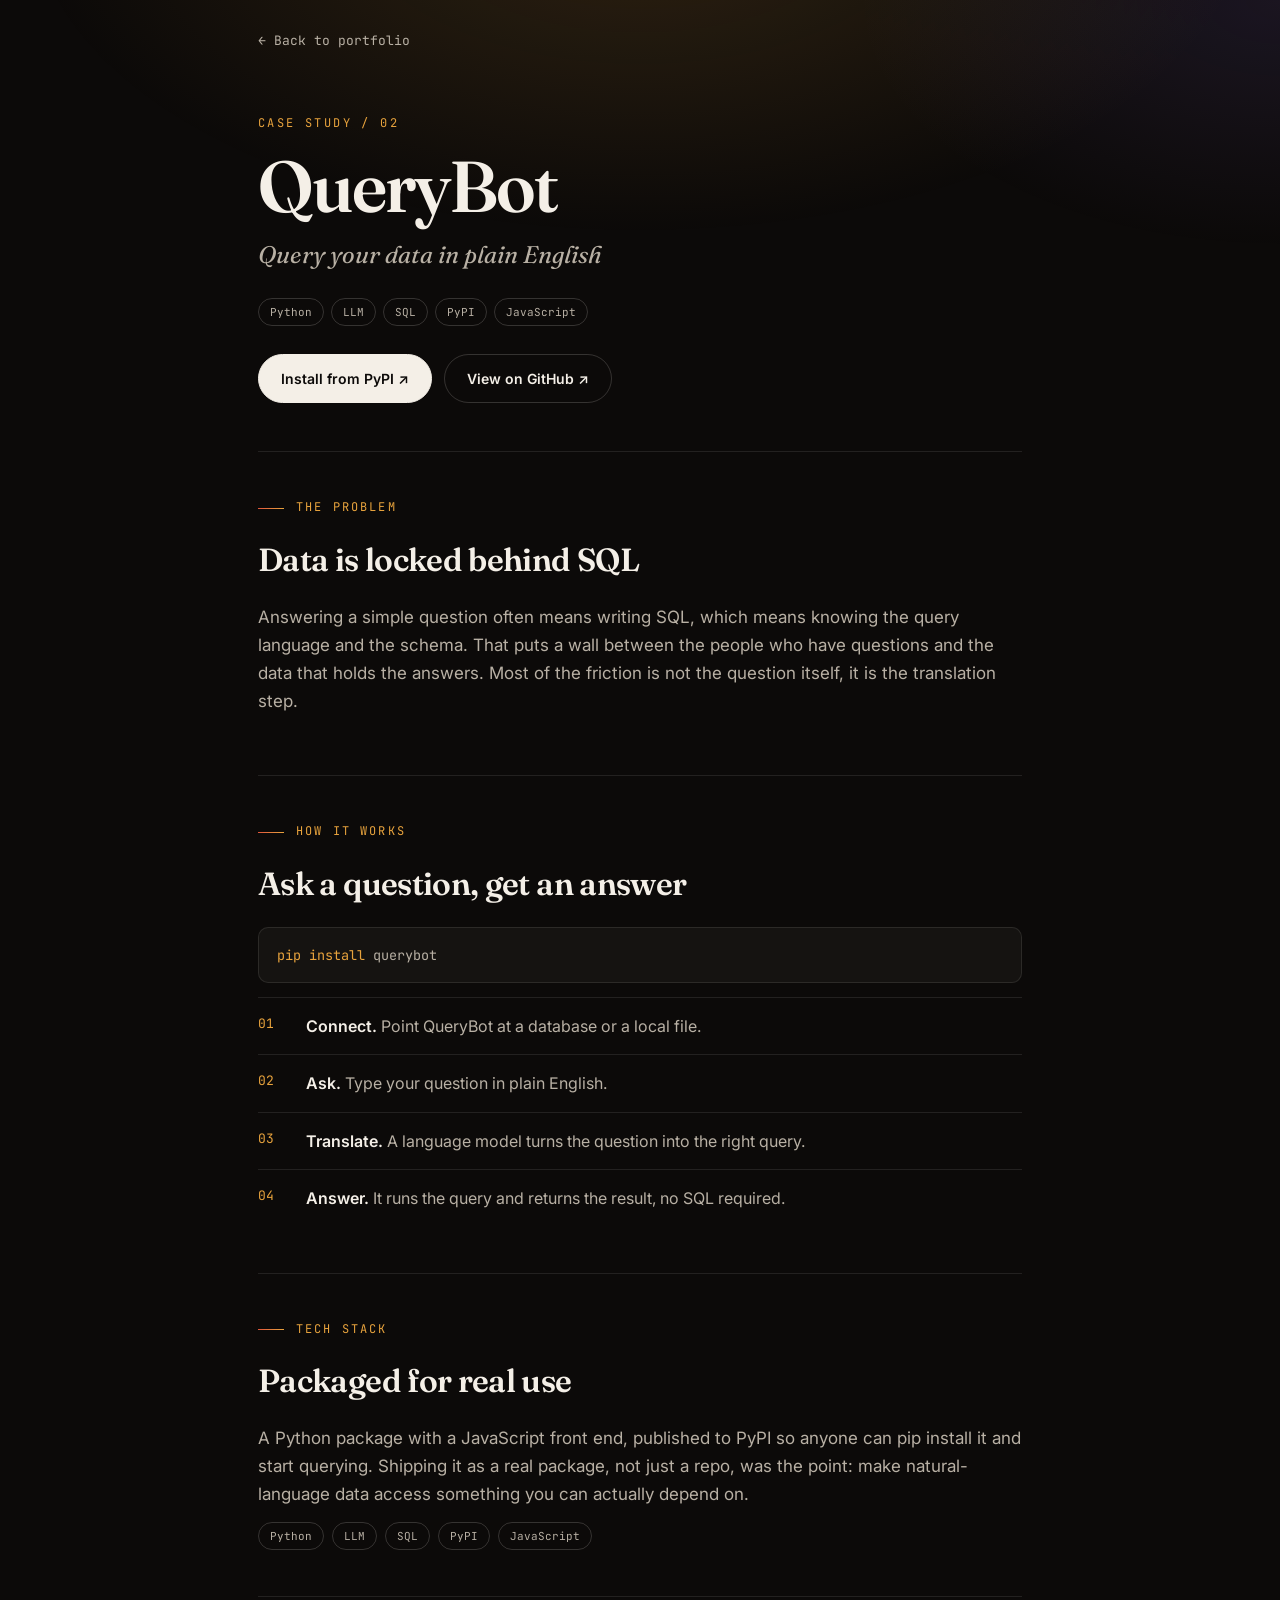
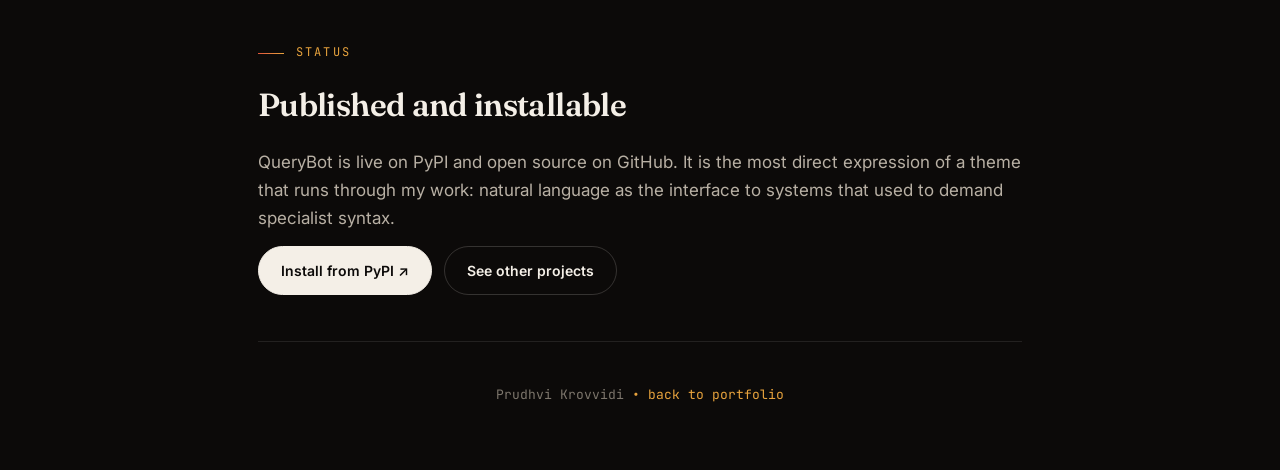
<file: querybot.html>
<!DOCTYPE html>
<html lang="en">
<head>
<meta charset="UTF-8">
<meta name="viewport" content="width=device-width, initial-scale=1.0">
<title>QueryBot | Prudhvi Krovvidi</title>
<meta name="description" content="QueryBot: a published PyPI package that lets you query databases and local files in plain English.">
<link rel="preconnect" href="https://fonts.googleapis.com">
<link rel="preconnect" href="https://fonts.gstatic.com" crossorigin>
<link href="https://fonts.googleapis.com/css2?family=Fraunces:ital,opsz,wght@0,9..144,500;0,9..144,600;1,9..144,500&family=Inter:wght@400;500;600&family=JetBrains+Mono:wght@400;500&display=swap" rel="stylesheet">
<style>
  :root{--bg:#0c0a09;--ink:#f4efe7;--ink-soft:#b8b0a4;--ink-faint:#7d766c;--amber:#e8a33d;--crimson:#e0563b;--violet:#8b6bd1;--line:rgba(244,239,231,.10);--line-2:rgba(244,239,231,.18);--serif:'Fraunces',Georgia,serif;--sans:'Inter',system-ui,sans-serif;--mono:'JetBrains Mono',ui-monospace,monospace}
  *{box-sizing:border-box;margin:0;padding:0}
  body{background:var(--bg);color:var(--ink);font-family:var(--sans);line-height:1.65;-webkit-font-smoothing:antialiased}
  ::selection{background:var(--amber);color:#0c0a09}
  a{color:inherit;text-decoration:none}
  .wrap{max-width:820px;margin:0 auto;padding:0 28px}
  .bgwash{position:fixed;inset:0;z-index:0;pointer-events:none;background:radial-gradient(80% 60% at 50% -10%,rgba(232,163,61,.16),transparent 60%),radial-gradient(60% 50% at 100% 0%,rgba(139,107,209,.12),transparent 55%)}
  main{position:relative;z-index:1}
  .top{padding:26px 0}
  .back{font-family:var(--mono);font-size:13px;color:var(--ink-soft);display:inline-flex;gap:9px;align-items:center;transition:color .2s}
  .back:hover{color:var(--amber)}
  header.cs-hero{padding:36px 0 48px;border-bottom:1px solid var(--line)}
  .eyebrow{font-family:var(--mono);font-size:12px;letter-spacing:.2em;text-transform:uppercase;color:var(--amber);margin-bottom:18px}
  h1{font-family:var(--serif);font-weight:600;font-size:clamp(40px,8vw,72px);line-height:.95;letter-spacing:-.03em;margin-bottom:14px}
  .tagline{font-family:var(--serif);font-style:italic;font-size:clamp(18px,3vw,24px);color:var(--ink-soft);margin-bottom:24px}
  .tags{display:flex;flex-wrap:wrap;gap:7px;margin-bottom:28px}
  .tag{font-family:var(--mono);font-size:11px;color:var(--ink-soft);border:1px solid var(--line-2);padding:4px 11px;border-radius:30px}
  .actions{display:flex;flex-wrap:wrap;gap:12px}
  .btn{font-size:14px;font-weight:600;padding:12px 22px;border-radius:50px;border:1px solid var(--line-2);transition:background .25s,color .25s,border-color .25s,transform .2s;display:inline-flex;align-items:center;gap:7px}
  .btn:hover{transform:translateY(-2px)}
  .btn.primary{background:var(--ink);color:#0c0a09;border-color:var(--ink)}
  .btn.primary:hover{background:var(--amber);border-color:var(--amber)}
  .btn.ghost:hover{border-color:var(--ink)}
  section.blk{padding:46px 0;border-bottom:1px solid var(--line)}
  .blk .lbl{font-family:var(--mono);font-size:12px;letter-spacing:.18em;text-transform:uppercase;color:var(--amber);margin-bottom:16px;display:flex;align-items:center;gap:12px}
  .blk .lbl::before{content:"";width:26px;height:1px;background:linear-gradient(90deg,var(--crimson),var(--amber))}
  .blk h2{font-family:var(--serif);font-weight:600;font-size:clamp(24px,4vw,32px);letter-spacing:-.02em;margin-bottom:16px}
  .blk p{font-size:17px;color:var(--ink-soft);margin-bottom:14px}
  .code{font-family:var(--mono);font-size:13.5px;background:rgba(244,239,231,.04);border:1px solid var(--line);border-radius:10px;padding:16px 18px;color:var(--ink-soft);margin:6px 0 14px;overflow-x:auto}
  .code .c{color:var(--amber)}
  .steps{list-style:none;counter-reset:s;margin-top:6px}
  .steps li{counter-increment:s;position:relative;padding:15px 0 15px 48px;border-top:1px solid var(--line);font-size:16px;color:var(--ink-soft)}
  .steps li b{color:var(--ink);font-weight:600}
  .steps li::before{content:counter(s,decimal-leading-zero);position:absolute;left:0;top:15px;font-family:var(--mono);font-size:13px;color:var(--amber)}
  .stack{display:flex;flex-wrap:wrap;gap:8px;margin-top:4px}
  .foot{padding:42px 0 64px;text-align:center;font-family:var(--mono);font-size:13px;color:var(--ink-faint)}
  .foot a{color:var(--amber)}
  .reveal{opacity:0;transform:translateY(20px);transition:opacity .7s cubic-bezier(.2,.7,.2,1),transform .7s cubic-bezier(.2,.7,.2,1)}
  .reveal.in{opacity:1;transform:none}
  @media(prefers-reduced-motion:reduce){.reveal{opacity:1;transform:none}}
</style>
</head>
<body>
<div class="bgwash"></div>
<main>
  <div class="wrap">
    <div class="top"><a class="back" href="index.html">&#8592; Back to portfolio</a></div>
    <header class="cs-hero">
      <div class="eyebrow reveal">Case study / 02</div>
      <h1 class="reveal">QueryBot</h1>
      <div class="tagline reveal">Query your data in plain English</div>
      <div class="tags reveal"><span class="tag">Python</span><span class="tag">LLM</span><span class="tag">SQL</span><span class="tag">PyPI</span><span class="tag">JavaScript</span></div>
      <div class="actions reveal">
        <a class="btn primary" href="https://pypi.org/project/querybot/" target="_blank" rel="noopener">Install from PyPI &#8599;</a>
        <a class="btn ghost" href="https://github.com/prudhvi1709/querybot" target="_blank" rel="noopener">View on GitHub &#8599;</a>
      </div>
    </header>

    <section class="blk">
      <div class="lbl reveal">The problem</div>
      <h2 class="reveal">Data is locked behind SQL</h2>
      <p class="reveal">Answering a simple question often means writing SQL, which means knowing the query language and the schema. That puts a wall between the people who have questions and the data that holds the answers. Most of the friction is not the question itself, it is the translation step.</p>
    </section>

    <section class="blk">
      <div class="lbl reveal">How it works</div>
      <h2 class="reveal">Ask a question, get an answer</h2>
      <div class="code reveal"><span class="c">pip install</span> querybot</div>
      <ol class="steps">
        <li class="reveal"><b>Connect.</b> Point QueryBot at a database or a local file.</li>
        <li class="reveal"><b>Ask.</b> Type your question in plain English.</li>
        <li class="reveal"><b>Translate.</b> A language model turns the question into the right query.</li>
        <li class="reveal"><b>Answer.</b> It runs the query and returns the result, no SQL required.</li>
      </ol>
    </section>

    <section class="blk">
      <div class="lbl reveal">Tech stack</div>
      <h2 class="reveal">Packaged for real use</h2>
      <p class="reveal">A Python package with a JavaScript front end, published to PyPI so anyone can pip install it and start querying. Shipping it as a real package, not just a repo, was the point: make natural-language data access something you can actually depend on.</p>
      <div class="stack reveal"><span class="tag">Python</span><span class="tag">LLM</span><span class="tag">SQL</span><span class="tag">PyPI</span><span class="tag">JavaScript</span></div>
    </section>

    <section class="blk">
      <div class="lbl reveal">Status</div>
      <h2 class="reveal">Published and installable</h2>
      <p class="reveal">QueryBot is live on PyPI and open source on GitHub. It is the most direct expression of a theme that runs through my work: natural language as the interface to systems that used to demand specialist syntax.</p>
      <div class="actions reveal" style="margin-top:8px">
        <a class="btn primary" href="https://pypi.org/project/querybot/" target="_blank" rel="noopener">Install from PyPI &#8599;</a>
        <a class="btn ghost" href="index.html#work">See other projects</a>
      </div>
    </section>

    <div class="foot">Prudhvi Krovvidi <a href="index.html">&#8226; back to portfolio</a></div>
  </div>
</main>
<script>
  var io=new IntersectionObserver(function(es){es.forEach(function(e){if(e.isIntersecting){e.target.classList.add('in');io.unobserve(e.target);}});},{threshold:.15,rootMargin:'0px 0px -6% 0px'});
  document.querySelectorAll('.reveal').forEach(function(el){io.observe(el);});
</script>
</body>
</html>
</file>
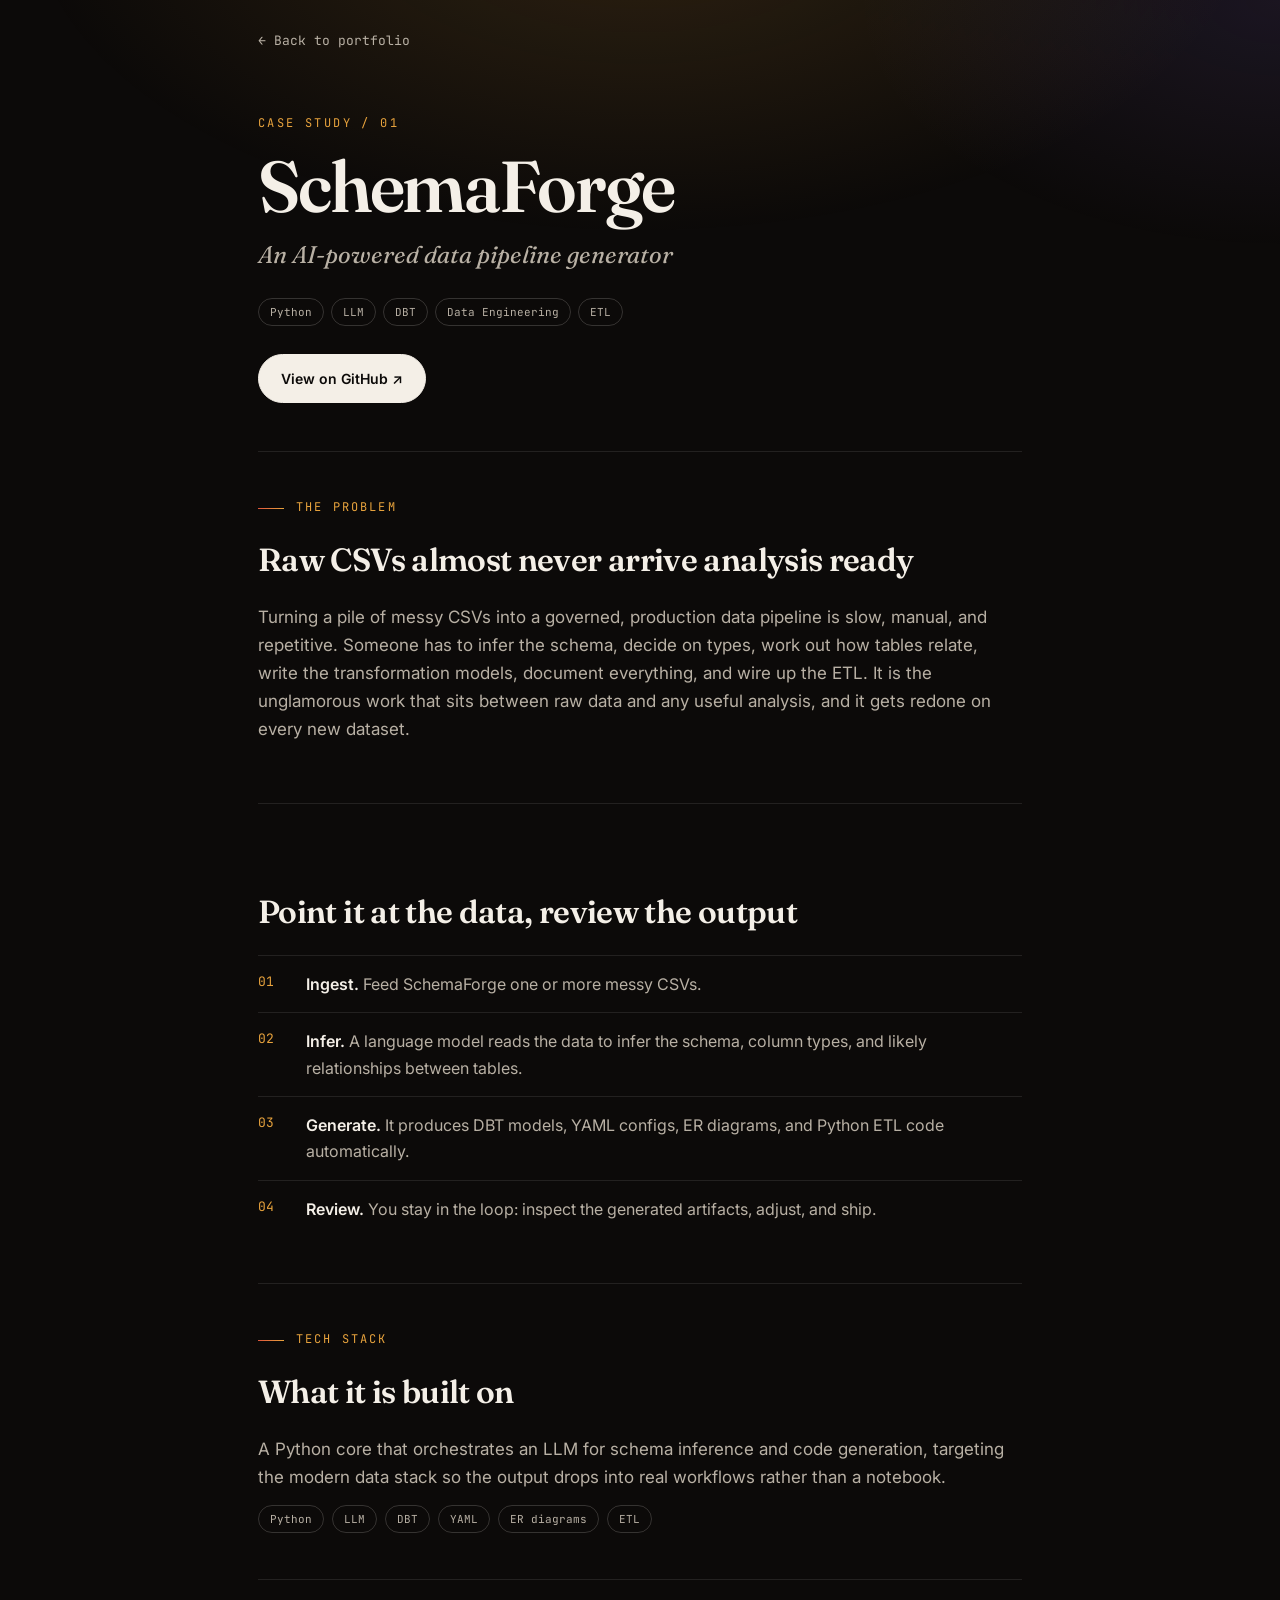
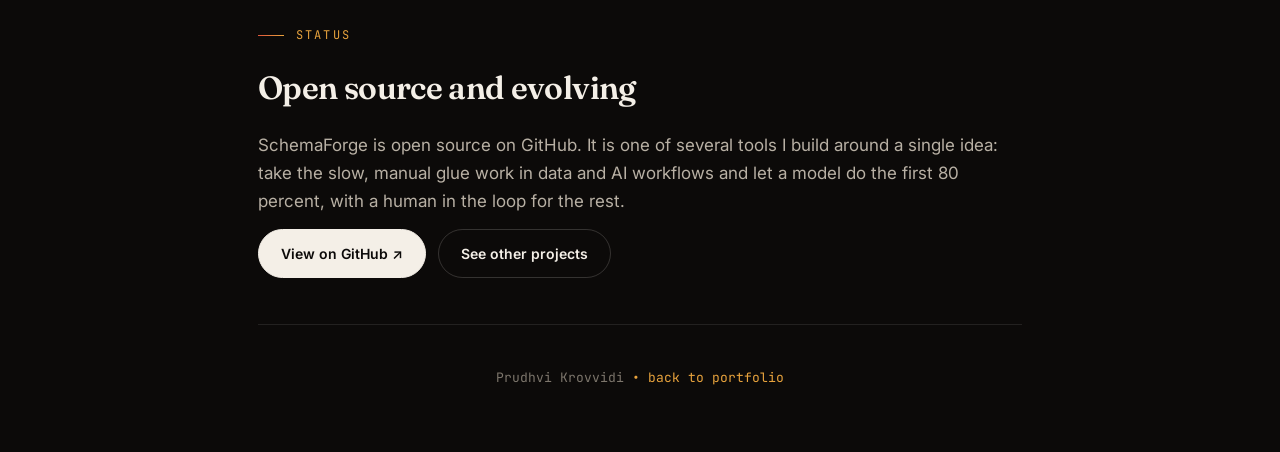
<file: schemaforge.html>
<!DOCTYPE html>
<html lang="en">
<head>
<meta charset="UTF-8">
<meta name="viewport" content="width=device-width, initial-scale=1.0">
<title>SchemaForge | Prudhvi Krovvidi</title>
<meta name="description" content="SchemaForge: an AI-powered data pipeline generator that turns messy CSVs into DBT models, configs, ER diagrams, and Python ETL code.">
<link rel="preconnect" href="https://fonts.googleapis.com">
<link rel="preconnect" href="https://fonts.gstatic.com" crossorigin>
<link href="https://fonts.googleapis.com/css2?family=Fraunces:ital,opsz,wght@0,9..144,500;0,9..144,600;1,9..144,500&family=Inter:wght@400;500;600&family=JetBrains+Mono:wght@400;500&display=swap" rel="stylesheet">
<style>
  :root{--bg:#0c0a09;--ink:#f4efe7;--ink-soft:#b8b0a4;--ink-faint:#7d766c;--amber:#e8a33d;--crimson:#e0563b;--violet:#8b6bd1;--line:rgba(244,239,231,.10);--line-2:rgba(244,239,231,.18);--serif:'Fraunces',Georgia,serif;--sans:'Inter',system-ui,sans-serif;--mono:'JetBrains Mono',ui-monospace,monospace}
  *{box-sizing:border-box;margin:0;padding:0}
  body{background:var(--bg);color:var(--ink);font-family:var(--sans);line-height:1.65;-webkit-font-smoothing:antialiased}
  ::selection{background:var(--amber);color:#0c0a09}
  a{color:inherit;text-decoration:none}
  .wrap{max-width:820px;margin:0 auto;padding:0 28px}
  .bgwash{position:fixed;inset:0;z-index:0;pointer-events:none;background:radial-gradient(80% 60% at 50% -10%,rgba(232,163,61,.16),transparent 60%),radial-gradient(60% 50% at 100% 0%,rgba(139,107,209,.12),transparent 55%)}
  main{position:relative;z-index:1}
  .top{padding:26px 0}
  .back{font-family:var(--mono);font-size:13px;color:var(--ink-soft);display:inline-flex;gap:9px;align-items:center;transition:color .2s}
  .back:hover{color:var(--amber)}
  header.cs-hero{padding:36px 0 48px;border-bottom:1px solid var(--line)}
  .eyebrow{font-family:var(--mono);font-size:12px;letter-spacing:.2em;text-transform:uppercase;color:var(--amber);margin-bottom:18px}
  h1{font-family:var(--serif);font-weight:600;font-size:clamp(40px,8vw,72px);line-height:.95;letter-spacing:-.03em;margin-bottom:14px}
  .tagline{font-family:var(--serif);font-style:italic;font-size:clamp(18px,3vw,24px);color:var(--ink-soft);margin-bottom:24px}
  .tags{display:flex;flex-wrap:wrap;gap:7px;margin-bottom:28px}
  .tag{font-family:var(--mono);font-size:11px;color:var(--ink-soft);border:1px solid var(--line-2);padding:4px 11px;border-radius:30px}
  .actions{display:flex;flex-wrap:wrap;gap:12px}
  .btn{font-size:14px;font-weight:600;padding:12px 22px;border-radius:50px;border:1px solid var(--line-2);transition:background .25s,color .25s,border-color .25s,transform .2s;display:inline-flex;align-items:center;gap:7px}
  .btn:hover{transform:translateY(-2px)}
  .btn.primary{background:var(--ink);color:#0c0a09;border-color:var(--ink)}
  .btn.primary:hover{background:var(--amber);border-color:var(--amber)}
  .btn.ghost:hover{border-color:var(--ink)}
  section.blk{padding:46px 0;border-bottom:1px solid var(--line)}
  .blk .lbl{font-family:var(--mono);font-size:12px;letter-spacing:.18em;text-transform:uppercase;color:var(--amber);margin-bottom:16px;display:flex;align-items:center;gap:12px}
  .blk .lbl::before{content:"";width:26px;height:1px;background:linear-gradient(90deg,var(--crimson),var(--amber))}
  .blk h2{font-family:var(--serif);font-weight:600;font-size:clamp(24px,4vw,32px);letter-spacing:-.02em;margin-bottom:16px}
  .blk p{font-size:17px;color:var(--ink-soft);margin-bottom:14px}
  .steps{list-style:none;counter-reset:s;margin-top:6px}
  .steps li{counter-increment:s;position:relative;padding:15px 0 15px 48px;border-top:1px solid var(--line);font-size:16px;color:var(--ink-soft)}
  .steps li b{color:var(--ink);font-weight:600}
  .steps li::before{content:counter(s,decimal-leading-zero);position:absolute;left:0;top:15px;font-family:var(--mono);font-size:13px;color:var(--amber)}
  .stack{display:flex;flex-wrap:wrap;gap:8px;margin-top:4px}
  .foot{padding:42px 0 64px;text-align:center;font-family:var(--mono);font-size:13px;color:var(--ink-faint)}
  .foot a{color:var(--amber)}
  .reveal{opacity:0;transform:translateY(20px);transition:opacity .7s cubic-bezier(.2,.7,.2,1),transform .7s cubic-bezier(.2,.7,.2,1)}
  .reveal.in{opacity:1;transform:none}
  @media(prefers-reduced-motion:reduce){.reveal{opacity:1;transform:none}}
</style>
</head>
<body>
<div class="bgwash"></div>
<main>
  <div class="wrap">
    <div class="top"><a class="back" href="index.html">&#8592; Back to portfolio</a></div>
    <header class="cs-hero">
      <div class="eyebrow reveal">Case study / 01</div>
      <h1 class="reveal">SchemaForge</h1>
      <div class="tagline reveal">An AI-powered data pipeline generator</div>
      <div class="tags reveal"><span class="tag">Python</span><span class="tag">LLM</span><span class="tag">DBT</span><span class="tag">Data Engineering</span><span class="tag">ETL</span></div>
      <div class="actions reveal">
        <a class="btn primary" href="https://github.com/prudhvi1709/schemaforge" target="_blank" rel="noopener">View on GitHub &#8599;</a>
      </div>
    </header>

    <section class="blk">
      <div class="lbl reveal">The problem</div>
      <h2 class="reveal">Raw CSVs almost never arrive analysis ready</h2>
      <p class="reveal">Turning a pile of messy CSVs into a governed, production data pipeline is slow, manual, and repetitive. Someone has to infer the schema, decide on types, work out how tables relate, write the transformation models, document everything, and wire up the ETL. It is the unglamorous work that sits between raw data and any useful analysis, and it gets redone on every new dataset.</p>
    </section>

    <section class="blk">
      <div class="lbl reveal">How it works</div>
      <h2 class="reveal">Point it at the data, review the output</h2>
      <ol class="steps">
        <li class="reveal"><b>Ingest.</b> Feed SchemaForge one or more messy CSVs.</li>
        <li class="reveal"><b>Infer.</b> A language model reads the data to infer the schema, column types, and likely relationships between tables.</li>
        <li class="reveal"><b>Generate.</b> It produces DBT models, YAML configs, ER diagrams, and Python ETL code automatically.</li>
        <li class="reveal"><b>Review.</b> You stay in the loop: inspect the generated artifacts, adjust, and ship.</li>
      </ol>
    </section>

    <section class="blk">
      <div class="lbl reveal">Tech stack</div>
      <h2 class="reveal">What it is built on</h2>
      <p class="reveal">A Python core that orchestrates an LLM for schema inference and code generation, targeting the modern data stack so the output drops into real workflows rather than a notebook.</p>
      <div class="stack reveal"><span class="tag">Python</span><span class="tag">LLM</span><span class="tag">DBT</span><span class="tag">YAML</span><span class="tag">ER diagrams</span><span class="tag">ETL</span></div>
    </section>

    <section class="blk">
      <div class="lbl reveal">Status</div>
      <h2 class="reveal">Open source and evolving</h2>
      <p class="reveal">SchemaForge is open source on GitHub. It is one of several tools I build around a single idea: take the slow, manual glue work in data and AI workflows and let a model do the first 80 percent, with a human in the loop for the rest.</p>
      <div class="actions reveal" style="margin-top:8px">
        <a class="btn primary" href="https://github.com/prudhvi1709/schemaforge" target="_blank" rel="noopener">View on GitHub &#8599;</a>
        <a class="btn ghost" href="index.html#work">See other projects</a>
      </div>
    </section>

    <div class="foot">Prudhvi Krovvidi <a href="index.html">&#8226; back to portfolio</a></div>
  </div>
</main>
<script>
  var io=new IntersectionObserver(function(es){es.forEach(function(e){if(e.isIntersecting){e.target.classList.add('in');io.unobserve(e.target);}});},{threshold:.15,rootMargin:'0px 0px -6% 0px'});
  document.querySelectorAll('.reveal').forEach(function(el){io.observe(el);});
</script>
</body>
</html>
</file>
<file: style.css>
:root{color-scheme:dark;--bg:#141510;--surface:#1d1f18;--paper:#f3ede0;--ink:#f3ede0;--muted:#b5b8aa;--line:#3c4034;--accent:#f1a16b;--accent-ink:#1c2118;--sage:#b4c8ad;--serif:'Fraunces',Georgia,serif;--sans:'DM Sans',sans-serif;--ease:cubic-bezier(.2,.7,.2,1)}
:root[data-theme=light]{color-scheme:light;--bg:#f4f0e7;--surface:#e9e7db;--ink:#252b22;--muted:#5c6457;--line:#c6cbbd;--accent:#944718;--accent-ink:#fff8ed;--sage:#405e37}
*{box-sizing:border-box}html{scroll-behavior:smooth;scroll-padding-top:28px}body{margin:0;background:var(--bg);color:var(--ink);font:16px/1.6 var(--sans);-webkit-font-smoothing:antialiased}button,a{-webkit-tap-highlight-color:transparent}button,input{font:inherit}button,a{touch-action:manipulation}button{color:inherit;cursor:pointer}a{color:inherit;text-decoration:none}a:hover{text-decoration:none}button:focus-visible,a:focus-visible,object:focus-visible{outline:2px solid var(--accent);outline-offset:6px}button{border:0}h1,h2,h3,p{margin:0}h1,h2,h3{font-weight:400}h1,h2{font-family:var(--serif);letter-spacing:-.045em}em{font-weight:400;color:var(--sage)}.shell{width:min(1320px,calc(100% - 112px));margin-inline:auto}.eyebrow{font-size:10px;font-weight:650;letter-spacing:2px;line-height:1.6}.skip{position:fixed;left:20px;top:-80px;z-index:20;background:var(--ink);color:var(--bg);padding:12px}.skip:focus{top:12px}.site-header{height:110px;display:flex;align-items:center;justify-content:space-between;gap:24px;border-bottom:1px solid var(--line)}.wordmark{font-family:var(--serif);font-size:31px;letter-spacing:-1px}.wordmark span{color:var(--accent)}nav{display:flex;align-items:center;gap:34px;font-size:12px}nav>a{color:var(--muted)}nav>a:hover{color:var(--ink)}.nav-contact{color:var(--ink);border:1px solid var(--line);padding:11px 17px;border-radius:30px}.nav-contact span{margin-left:20px;color:var(--accent)}.hero{position:relative;display:grid;grid-template-columns:1fr 1.03fr;gap:48px;align-items:center;min-height:790px;padding-top:70px;padding-bottom:100px}.hero-copy{padding-bottom:15px}.hero-copy .eyebrow{color:var(--muted);display:flex;align-items:center;gap:10px}.status-dot{width:6px;height:6px;background:var(--accent);border-radius:100%;display:inline-block}.hero h1{font-size:clamp(58px,5.4vw,82px);line-height:1.06;margin:29px 0}.hero h1 em{font-style:italic}.hero-description{font-size:15px;line-height:1.8;color:var(--muted);max-width:490px}.hero-actions{display:flex;align-items:center;gap:28px;margin-top:32px;flex-wrap:wrap}.button{display:inline-flex;align-items:center;justify-content:space-between;gap:35px;font-size:12px;font-weight:600;padding:16px 21px;border-radius:4px;transition:background .2s,transform .2s}.button:hover{transform:translateY(-2px)}.solid{background:var(--accent);color:var(--accent-ink)}.text-link{background:none;padding:0;border:0;color:var(--ink);font-weight:550;font-size:12px;display:inline-flex;align-items:center;gap:23px}.text-link span{color:var(--accent);font-size:17px}.hero-note{margin-top:29px;color:var(--muted);font-size:10px}.workshop-stage{position:relative;align-self:center;padding:20px 0 0}.scene-heading{display:flex;align-items:center;justify-content:space-between;padding:0 14px 0 22px;color:var(--muted)}.edition{font-size:9px;letter-spacing:1px}.workshop-stage:before{content:'';position:absolute;inset:60px -18px 110px;background:radial-gradient(ellipse,#84917314,transparent 70%);pointer-events:none}#workshop-object{position:relative;width:100%;display:block;aspect-ratio:900/660;border:0;overflow:visible}#workshop-object img{width:100%}.station-controls{display:grid;grid-template-columns:repeat(3,1fr);margin:0 14px;border:1px solid var(--line);border-radius:4px;overflow:hidden}.station-controls button{background:transparent;padding:13px 8px;font-size:12px;border-right:1px solid var(--line);transition:background .3s}.station-controls button:last-child{border:0}.station-controls button span{font-size:9px;margin-right:9px;color:var(--muted)}.station-controls button[aria-pressed=true]{background:var(--sage);color:var(--bg)}.station-controls button[aria-pressed=true] span{color:var(--bg)}.station-caption{font-size:11px;color:var(--muted);margin:16px 17px;min-height:36px;line-height:1.7}.hero-baseline{position:absolute;bottom:24px;width:100%;display:flex;justify-content:space-between;border-bottom:1px solid var(--line);padding-bottom:20px;color:var(--muted);font-size:9px;letter-spacing:1.4px}.hero-baseline a span{margin-left:15px;color:var(--accent)}.particle-stage[hidden],.workshop-stage[hidden]{display:none}.particle-stage{height:370px;position:relative;margin-top:-6px;width:100%}#hero-cloud{width:100%;height:300px;display:block}.cloud-controls{display:flex;gap:25px;justify-content:center}.cloud-controls button{background:transparent;border-bottom:1px solid transparent;padding:6px;color:var(--muted);font-size:10px;letter-spacing:1px}.cloud-controls button[aria-pressed=true]{color:var(--accent);border-bottom-color:var(--accent)}.cloud-caption{text-align:center;margin-top:12px;color:var(--muted);font-size:10px}body[data-view=particles] .hero{display:block;padding-top:80px;padding-bottom:100px;min-height:0}body[data-view=particles] .hero-copy{max-width:980px;text-align:center;margin:auto}body[data-view=particles] .hero-copy .eyebrow{justify-content:center}body[data-view=particles] .desktop-break{display:none}body[data-view=particles] .hero h1{font-size:clamp(54px,5.8vw,86px)}body[data-view=particles] .hero-description{margin:auto;max-width:600px}body[data-view=particles] .hero-actions{justify-content:center}body[data-view=particles] .hero-note{display:none}body[data-view=particles] .hero-baseline{width:100%;left:0}
.work-section{padding-top:96px;padding-bottom:100px}.section-heading{display:flex;align-items:flex-end;justify-content:space-between;gap:30px;margin-bottom:60px}.section-heading h2,.talks-section h2,.research-section h2,.personal-section h2{font-size:clamp(42px,4.4vw,65px);line-height:1.1;margin-top:20px}.section-heading>p{color:var(--muted);font-size:13px;padding-bottom:5px}.project{display:grid;grid-template-columns:35px 1fr .8fr;gap:25px;padding:56px 0;border-top:1px solid var(--line);align-items:center}.project-index{align-self:start;font-family:var(--serif);color:var(--muted);font-size:23px}.project-copy>.eyebrow{color:var(--accent)}.project h3{font-family:var(--serif);font-size:46px;letter-spacing:-1.5px;margin:15px 0 13px}.project-copy>p:not(.eyebrow){font-size:14px;max-width:475px;color:var(--muted);line-height:1.8}.tags{display:flex;gap:8px;margin-top:21px;flex-wrap:wrap}.tags span{border:1px solid var(--line);padding:3px 9px;color:var(--muted);font-size:9px;border-radius:3px}.project-links{display:flex;align-items:center;gap:28px;margin-top:29px;flex-wrap:wrap}.project-links>a{color:var(--muted);font-size:11px}.mini-workbench{position:relative;min-height:290px;background:linear-gradient(160deg,var(--surface),transparent);padding:20px 25px;overflow:hidden}.mini-label,.mini-footer{font-size:8px;letter-spacing:1.5px;color:var(--muted)}.module-stack{position:relative;width:190px;height:180px;margin:28px auto 0;transform:rotate(-15deg) skewY(10deg)}.module-stack>span{position:absolute;display:flex;align-items:center;justify-content:space-between;font:9px/1 var(--sans);letter-spacing:2px;width:190px;height:62px;background:var(--sage);color:var(--bg);border:1px solid var(--bg);padding:15px;box-shadow:0 8px 0 #57664e;transition:transform .6s var(--ease)}.module-stack>span:nth-child(1){top:0;z-index:3}.module-stack>span:nth-child(2){top:43px;z-index:2}.module-stack>span:nth-child(3){top:86px}.module-stack i{width:21px;height:5px;background:var(--accent);border:1px solid var(--bg)}.project:hover .module-stack>span:nth-child(1){transform:translateY(-17px)}.project:hover .module-stack>span:nth-child(2){transform:translateY(-8px)}.bench-line{position:absolute;bottom:44px;left:25px;right:25px;border-top:1px dashed var(--line)}.mini-footer{position:absolute;bottom:18px}.news-machine{position:relative;min-height:290px;background:linear-gradient(160deg,var(--surface),transparent);padding:24px;overflow:hidden}.feed-label{font-size:8px;letter-spacing:1.5px;color:var(--muted)}.news-path{position:absolute;left:25px;top:65px;display:flex;align-items:center;gap:9px}.news-path i{width:5px;height:5px;border-radius:50%;background:var(--sage)}.news-path b{font-size:7px;letter-spacing:1px;border:1px solid var(--line);padding:6px 9px;font-weight:400}.news-path>span{font-size:7px;color:var(--accent)}.news-sheet{position:absolute;width:175px;height:156px;left:calc(50% - 65px);top:110px;background:#eee5d4;color:#292e24;padding:16px;transform:rotate(8deg);box-shadow:-8px 6px 0 #b9bca8;transition:transform .5s}.project:hover .news-sheet{transform:rotate(0deg) translateY(-5px)}.news-sheet>span{font-size:8px;letter-spacing:2px}.news-sheet strong{font-family:var(--serif);font-weight:500;font-size:23px;display:block;line-height:1.05;margin:10px 0}.news-sheet i{display:block;height:2px;background:#7b856b;margin-top:8px}.news-sheet i:last-child{width:65%}.experiment-row{display:grid;grid-template-columns:.45fr 1fr 1fr;gap:35px;align-items:center;border-top:1px solid var(--line);border-bottom:1px solid var(--line);padding:30px 0}.experiment-row>a{position:relative;font-family:var(--serif);font-size:23px}.experiment-row small{display:block;color:var(--muted);font-family:var(--sans);font-size:10px;margin-top:6px}.experiment-row>a>span{position:absolute;right:15px;top:8px;color:var(--accent)}.talks-section{background:var(--surface);padding:95px 0}.talks-layout{display:grid;grid-template-columns:1fr 1.05fr;gap:90px;align-items:center}.talks-layout>div:first-child>p:not(.eyebrow){max-width:350px;color:var(--muted);font-size:14px;line-height:1.8;margin-top:25px}.outline{border:1px solid var(--line);margin-top:28px}.talk-feature{position:relative;background:#e5e4ce;color:#242b22;min-height:435px;padding:32px 36px;overflow:hidden;box-shadow:0 12px 0 #b5bda0}.talk-meta{display:flex;justify-content:space-between;gap:15px;font-size:8px;letter-spacing:1px}.talk-feature h3{font-family:var(--serif);font-size:64px;letter-spacing:-3px;line-height:1.05;margin-top:40px;position:relative;z-index:1}.talk-feature h3 em{color:#465e3b}.talk-feature>p{font-size:11px;margin-top:20px}.talk-feature>.text-link{color:#242b22;margin-top:22px}.talk-feature .text-link span{color:#944718}.audience{position:absolute;bottom:-36px;right:-25px;width:225px;height:160px;border-radius:50%;border:16px solid #657858;box-shadow:0 0 0 13px #e5e4ce,0 0 0 25px #899777,0 0 0 38px #e5e4ce,0 0 0 50px #b3bda0;transform:rotate(-22deg);pointer-events:none;opacity:.5}.research-section{padding-top:100px;padding-bottom:95px;display:grid;grid-template-columns:1fr 1.1fr;gap:0 90px}.research-section>.eyebrow{grid-column:1/-1}.research-section h2{margin-top:20px}.research-items{display:grid;gap:28px}.research-items>a{border-bottom:1px solid var(--line);padding-bottom:20px}.research-items>a>span{font-size:9px;letter-spacing:1px;color:var(--muted)}.research-items h3{font-family:var(--serif);font-size:28px;margin:8px 0}.research-items p{color:var(--muted);font-size:12px}.research-items b{font-size:10px;font-weight:500;color:var(--accent);display:block;margin-top:12px}.personal-section{display:grid;grid-template-columns:1fr 1.05fr;gap:90px;align-items:center;border-top:1px solid var(--line);padding-top:85px;padding-bottom:100px}.personal-copy>p:not(.eyebrow){color:var(--muted);font-size:14px;max-width:390px;line-height:1.8;margin-top:25px}.personal-buttons{display:flex;gap:10px;flex-wrap:wrap;margin-top:25px}.personal-buttons button{background:none;border:1px solid var(--line);padding:9px 13px;border-radius:3px;font-size:10px}.personal-buttons button[aria-pressed=true]{background:var(--sage);border-color:var(--sage);color:var(--bg)}.personal-copy>.interest-caption{font-size:11px!important;min-height:38px}.personal-visual{position:relative;min-height:355px;background:var(--surface);overflow:hidden}.personal-visual canvas{width:100%;height:315px;display:block}.personal-visual>span#personal-label{position:absolute;bottom:24px;left:25px;font-size:9px;letter-spacing:1.5px;color:var(--accent)}.personal-corner{position:absolute;top:20px;right:20px;color:var(--muted);font-size:8px;letter-spacing:1.2px}.site-footer{border-top:1px solid var(--line);padding-top:85px;padding-bottom:130px}.site-footer h2{font-size:clamp(48px,6.3vw,90px);line-height:1.08;margin:25px 0 70px}.site-footer h2 span{font-family:var(--sans);color:var(--accent);font-size:60px}.footer-bottom{border-top:1px solid var(--line);padding-top:25px;display:flex;justify-content:space-between;align-items:center;gap:20px;flex-wrap:wrap;color:var(--muted);font-size:9px}.footer-bottom>div{display:flex;gap:20px}.review-controls{position:fixed;z-index:10;bottom:16px;right:20px;display:flex;align-items:center;gap:1px;background:var(--surface);border:1px solid var(--line);box-shadow:0 8px 30px #0003;border-radius:6px;padding:4px;font-size:9px}.direction-switch{display:flex;border-right:1px solid var(--line);padding-right:4px;margin-right:3px}.review-controls a,.review-controls button{padding:10px;background:transparent;border-radius:3px}.review-controls a[aria-current=page]{background:var(--sage);color:var(--bg)}.review-controls button:hover{color:var(--accent)}dialog{background:var(--bg);color:var(--ink);width:min(760px,calc(100% - 28px));max-height:85vh;padding:44px;border:1px solid var(--line);border-radius:8px;overflow:auto}dialog::backdrop{background:#080b08bb;backdrop-filter:blur(8px)}.dialog-close{display:block;margin-left:auto;background:transparent;color:var(--accent);font-size:12px;padding:6px;margin-bottom:20px}dialog h2{font-size:44px;line-height:1.1;margin:16px 0}#dialog-intro{font-size:13px;color:var(--muted);max-width:560px}.step-tabs{display:flex;margin-top:30px;gap:5px;flex-wrap:wrap}.step-tabs button{padding:9px 12px;background:var(--surface);font-size:10px;border:1px solid var(--line);border-radius:3px}.step-tabs button[aria-pressed=true]{background:var(--sage);color:var(--bg);border-color:var(--sage)}.step-content{border:1px solid var(--line);padding:25px;margin-top:14px;min-height:270px}#step-number{color:var(--accent);font-size:10px;letter-spacing:1px}.step-content h3{font-family:var(--serif);font-size:31px;margin:12px 0}.step-content p{font-size:13px;color:var(--muted)}pre{font-size:11px;line-height:1.8;color:var(--sage);white-space:pre-wrap;overflow-wrap:anywhere;border-top:1px solid var(--line);padding-top:16px;margin:22px 0 0}.dialog-bottom{display:flex;justify-content:space-between;gap:20px;margin-top:20px;font-size:9px;color:var(--muted)}.dialog-bottom a{color:var(--accent)}body[data-motion=paused] *,body[data-motion=paused] *::before,body[data-motion=paused] *::after{animation:none!important;transition:none!important}.project,.workshop-stage,.hero-copy,.talk-feature{animation:enter .8s var(--ease) both}.workshop-stage{animation-delay:.12s}@keyframes enter{from{opacity:0;transform:translateY(12px)}to{opacity:1;transform:translateY(0)}}
@media(min-width:1600px){.hero h1{font-size:86px}}
@media(max-width:1100px){.shell{width:calc(100% - 64px)}.hero{gap:22px;min-height:740px}.hero h1{font-size:62px}.hero-description{font-size:13px}.hero-actions{gap:20px}.hero-actions .text-link{font-size:10px}.workshop-stage{margin-right:-12px}.edition{font-size:7px}.project{grid-template-columns:25px 1fr .7fr;gap:20px}.talks-layout,.personal-section,.research-section{gap:45px}.talk-feature{padding:25px}.talk-feature h3{font-size:53px}.experiment-row{gap:20px}.scene-heading .eyebrow{font-size:9px}}
@media(max-width:800px){.shell{width:calc(100% - 40px)}.site-header{height:85px}.wordmark{font-size:26px}nav{gap:20px}nav>a:nth-child(2),nav>a:nth-child(3){display:none}.nav-contact{padding:8px 12px}.hero{grid-template-columns:1fr;padding-top:55px;gap:22px;padding-bottom:100px}.hero-copy{max-width:610px}.hero h1{font-size:clamp(52px,8.4vw,74px)}.hero h1 .desktop-break{display:none}.hero-description{font-size:14px}.hero-note{margin-top:23px}.workshop-stage{width:min(600px,100%);margin:0 auto}.hero-baseline{font-size:8px}.section-heading{align-items:flex-start;flex-direction:column;gap:22px}.work-section{padding-top:70px;padding-bottom:70px}.section-heading h2,.talks-section h2,.personal-section h2,.research-section h2{font-size:49px}.section-heading>p{font-size:12px}.project{grid-template-columns:23px 1fr;padding:35px 0}.project-copy>p:not(.eyebrow){font-size:13px}.project h3{font-size:39px}.mini-workbench,.news-machine{grid-column:2;max-width:100%;width:100%;min-height:270px}.experiment-row{grid-template-columns:1fr;padding:25px 0;gap:24px}.talks-section{padding:65px 0}.talks-layout,.personal-section,.research-section{grid-template-columns:1fr;gap:40px}.talk-feature{max-width:580px;min-height:410px}.talk-feature h3{font-size:62px}.research-section{padding-top:65px;padding-bottom:65px;gap:20px}.research-items{margin-top:15px}.personal-section{padding-top:65px;padding-bottom:65px}.personal-visual{min-height:330px}.site-footer{padding-top:60px}.site-footer h2{font-size:58px}.site-footer h2 span{font-size:40px}.footer-bottom{align-items:flex-start;flex-direction:column;gap:18px}.review-controls{right:10px;bottom:10px;font-size:8px;max-width:calc(100% - 20px)}.review-controls a,.review-controls button{padding:9px 7px}.direction-switch{padding-right:2px}.hero-baseline>span{letter-spacing:.5px}body[data-view=particles] .hero{padding-top:55px}body[data-view=particles] .hero h1{font-size:clamp(47px,8vw,68px)}body[data-view=particles] .hero-description{max-width:480px}body[data-view=particles] .hero .desktop-break{display:none}.particle-stage{height:315px}#hero-cloud{height:245px}.cloud-controls{gap:14px}.cloud-controls button{font-size:9px}.cloud-caption{font-size:9px;max-width:290px;margin:10px auto}.hero-actions{gap:20px}.wide-only{display:none}}
@media(max-width:430px){.hero h1{font-size:49px}.hero-copy .eyebrow{font-size:8px;letter-spacing:1.3px}.hero-actions .button{padding:14px 16px;font-size:11px;gap:18px}.hero-actions{gap:18px}.hero-actions .text-link{font-size:10px;gap:8px}.hero-description{font-size:13px}.hero-baseline{font-size:7px}.hero-baseline>span{max-width:135px}.scene-heading{padding-inline:5px}.station-controls{margin-inline:0}.station-controls button{font-size:11px;padding:11px 4px}.station-controls button span{font-size:8px;margin-right:5px}.station-caption{font-size:10px;margin-inline:5px}.section-heading h2,.talks-section h2,.personal-section h2,.research-section h2{font-size:43px}.project h3{font-size:35px}.project-links{gap:17px}.project-links .text-link{font-size:10px;gap:12px}.project-links>a{font-size:10px}.talk-feature{padding:25px;min-height:400px}.talk-feature h3{font-size:53px}.talk-meta{font-size:7px}.talk-feature>p{max-width:180px}.audience{opacity:.3}.personal-buttons{gap:7px}.personal-buttons button{padding:9px 11px}.review-controls{font-size:7px}.review-controls a,.review-controls button{padding:10px 6px}dialog{padding:24px}dialog h2{font-size:34px}.dialog-bottom{flex-direction:column}.step-content{padding:18px}.step-tabs button{font-size:9px;padding:8px}}
@media(prefers-reduced-motion:reduce){html{scroll-behavior:auto}*,*::before,*::after{animation:none!important;transition:none!important}.project:hover .module-stack>span,.project:hover .news-sheet{transform:none}}

body[data-view=particles] .hero h1 em{word-spacing:.08em}
@media(max-width:600px){.review-controls{left:12px;right:12px;bottom:12px;max-width:none;display:grid;grid-template-columns:1fr 1fr;font-size:10px;padding:5px;gap:4px}.direction-switch{grid-column:1/-1;border-right:0;border-bottom:1px solid var(--line);display:grid;grid-template-columns:1fr 1fr;margin:0;padding:0 0 4px}.review-controls a,.review-controls button{padding:9px;text-align:center}}
</file>
